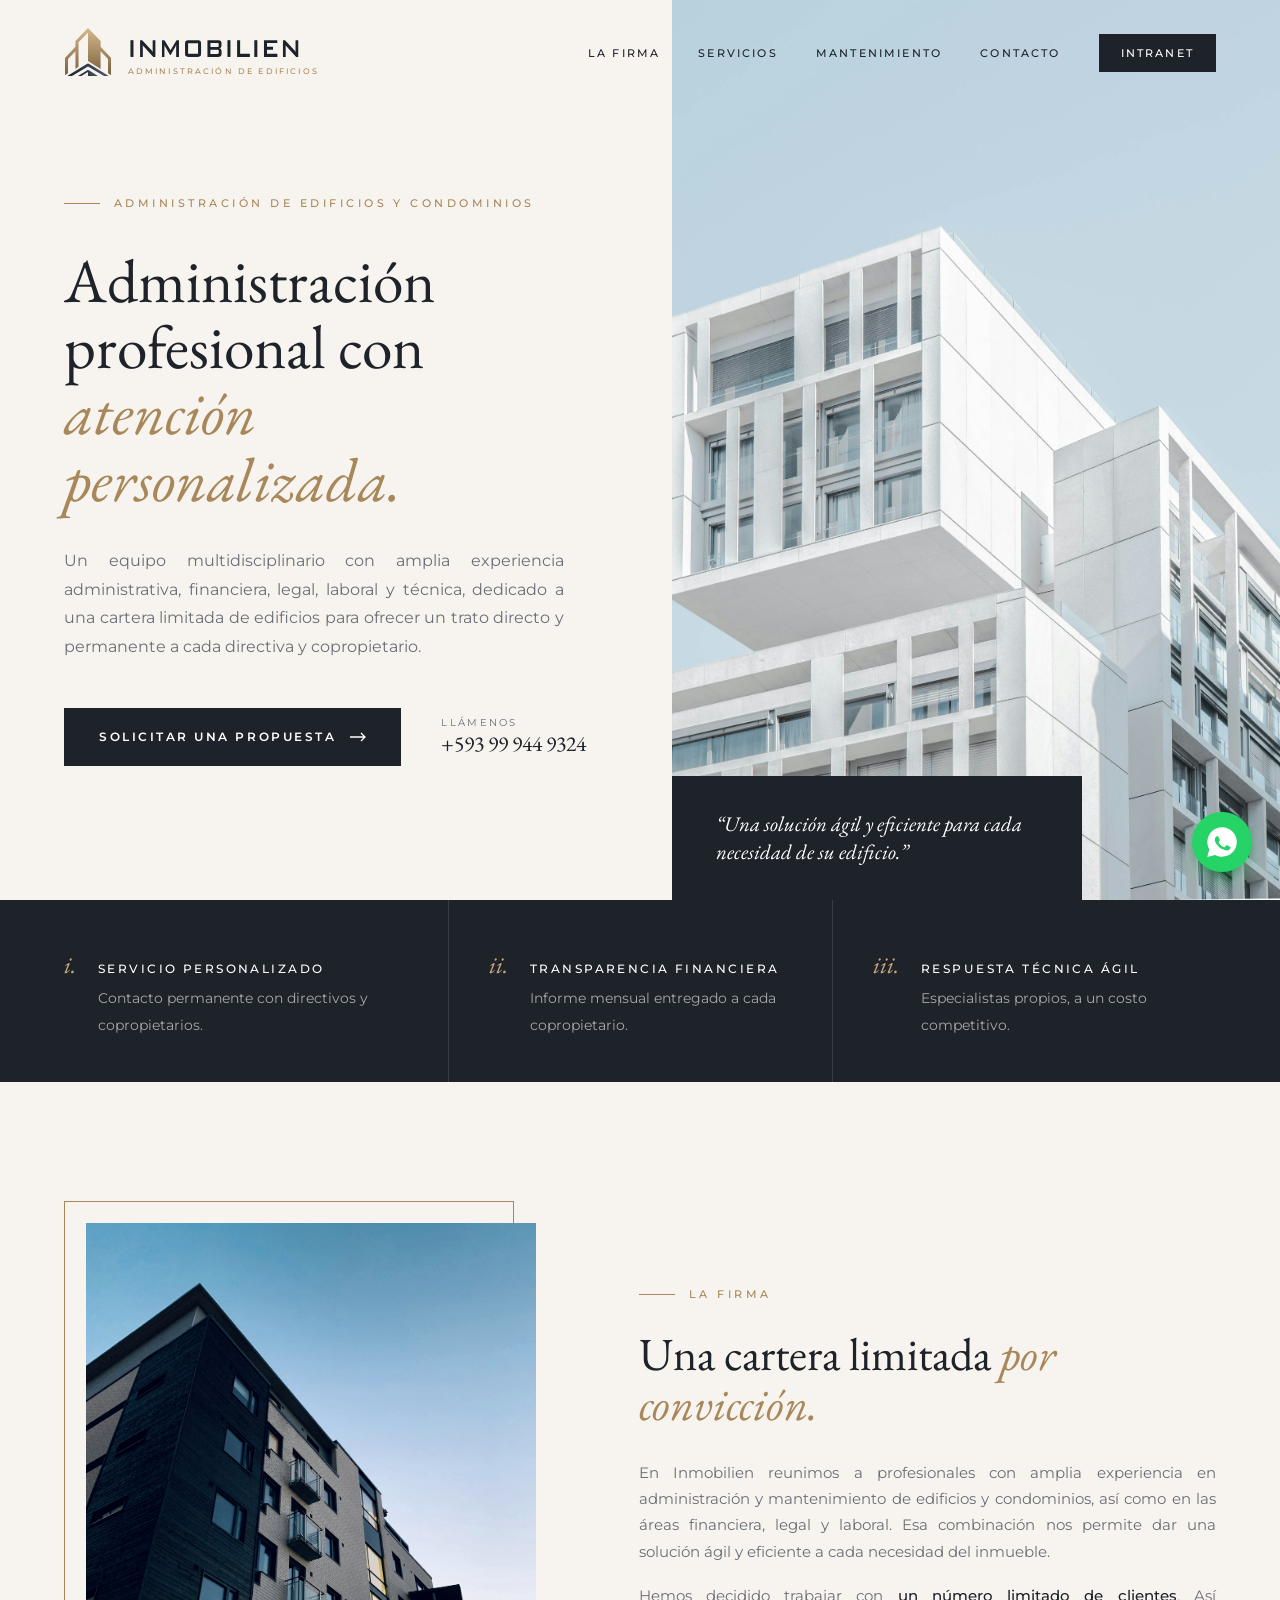
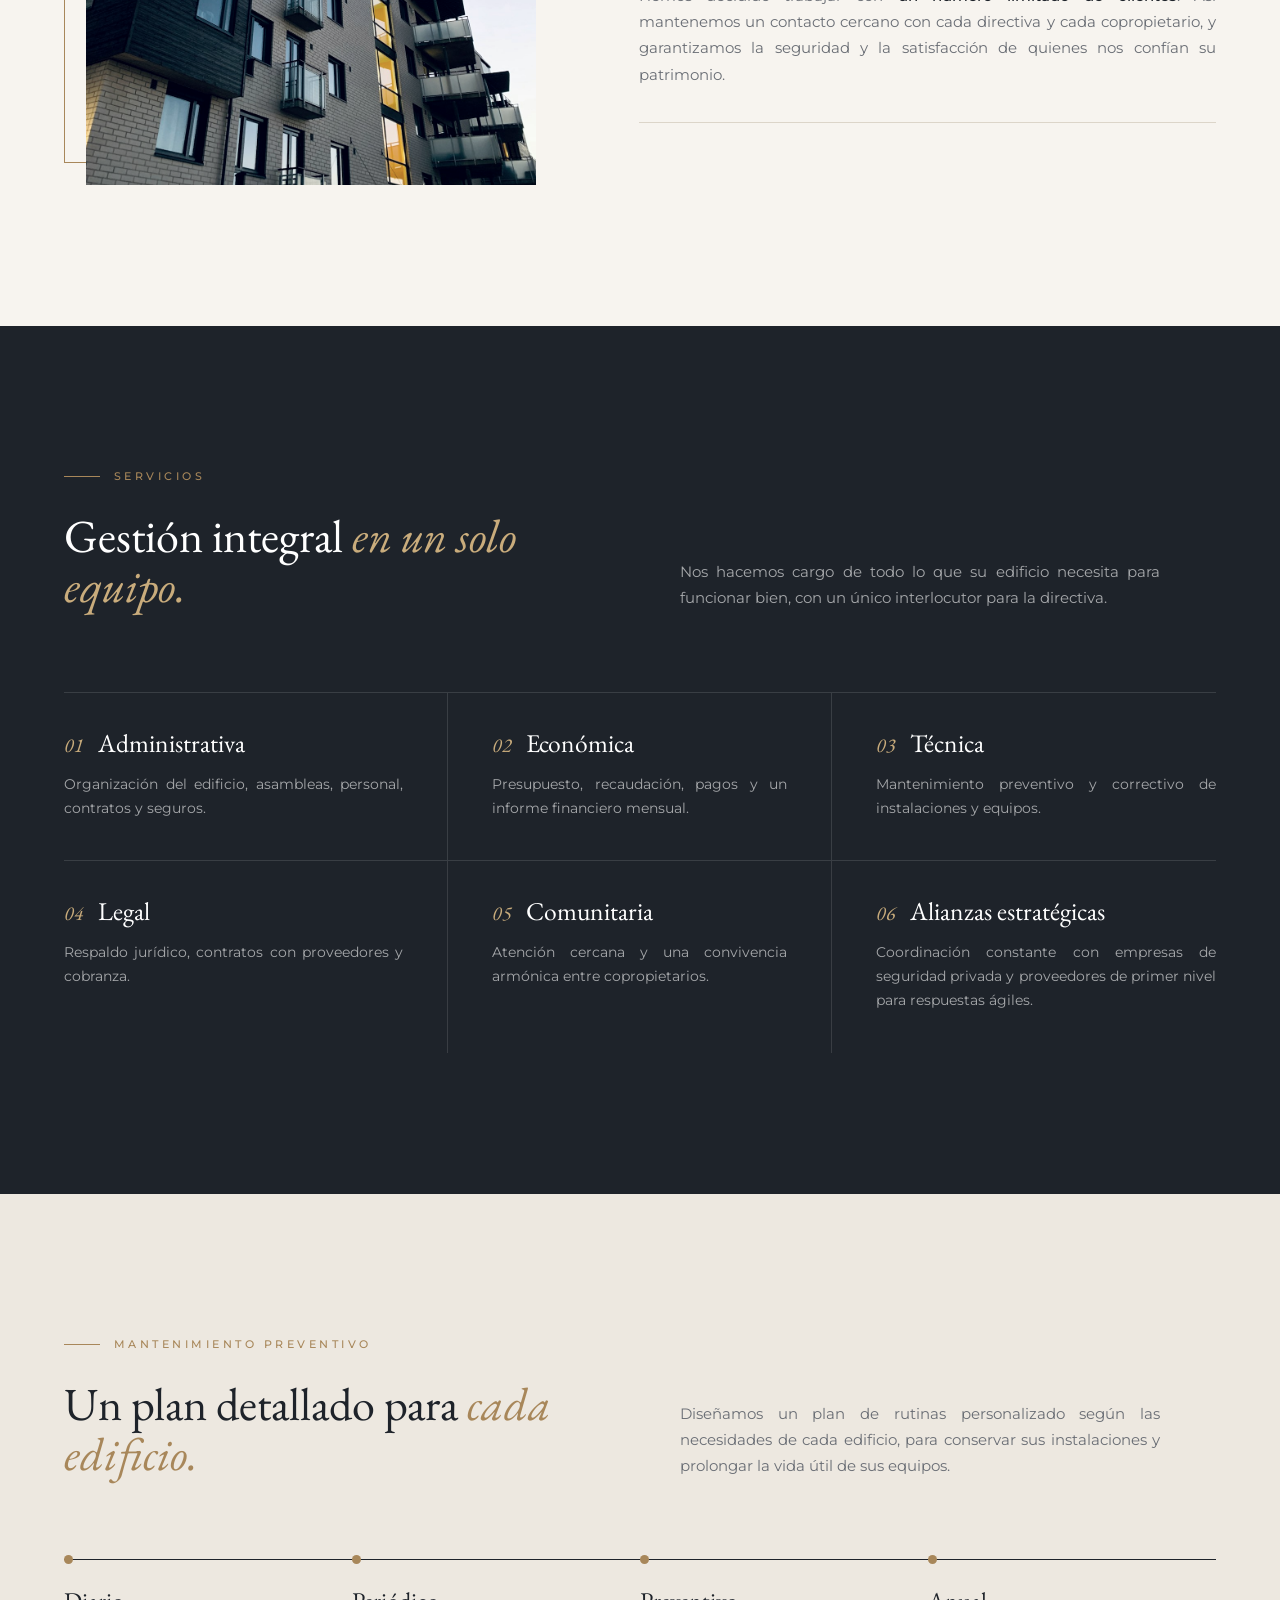
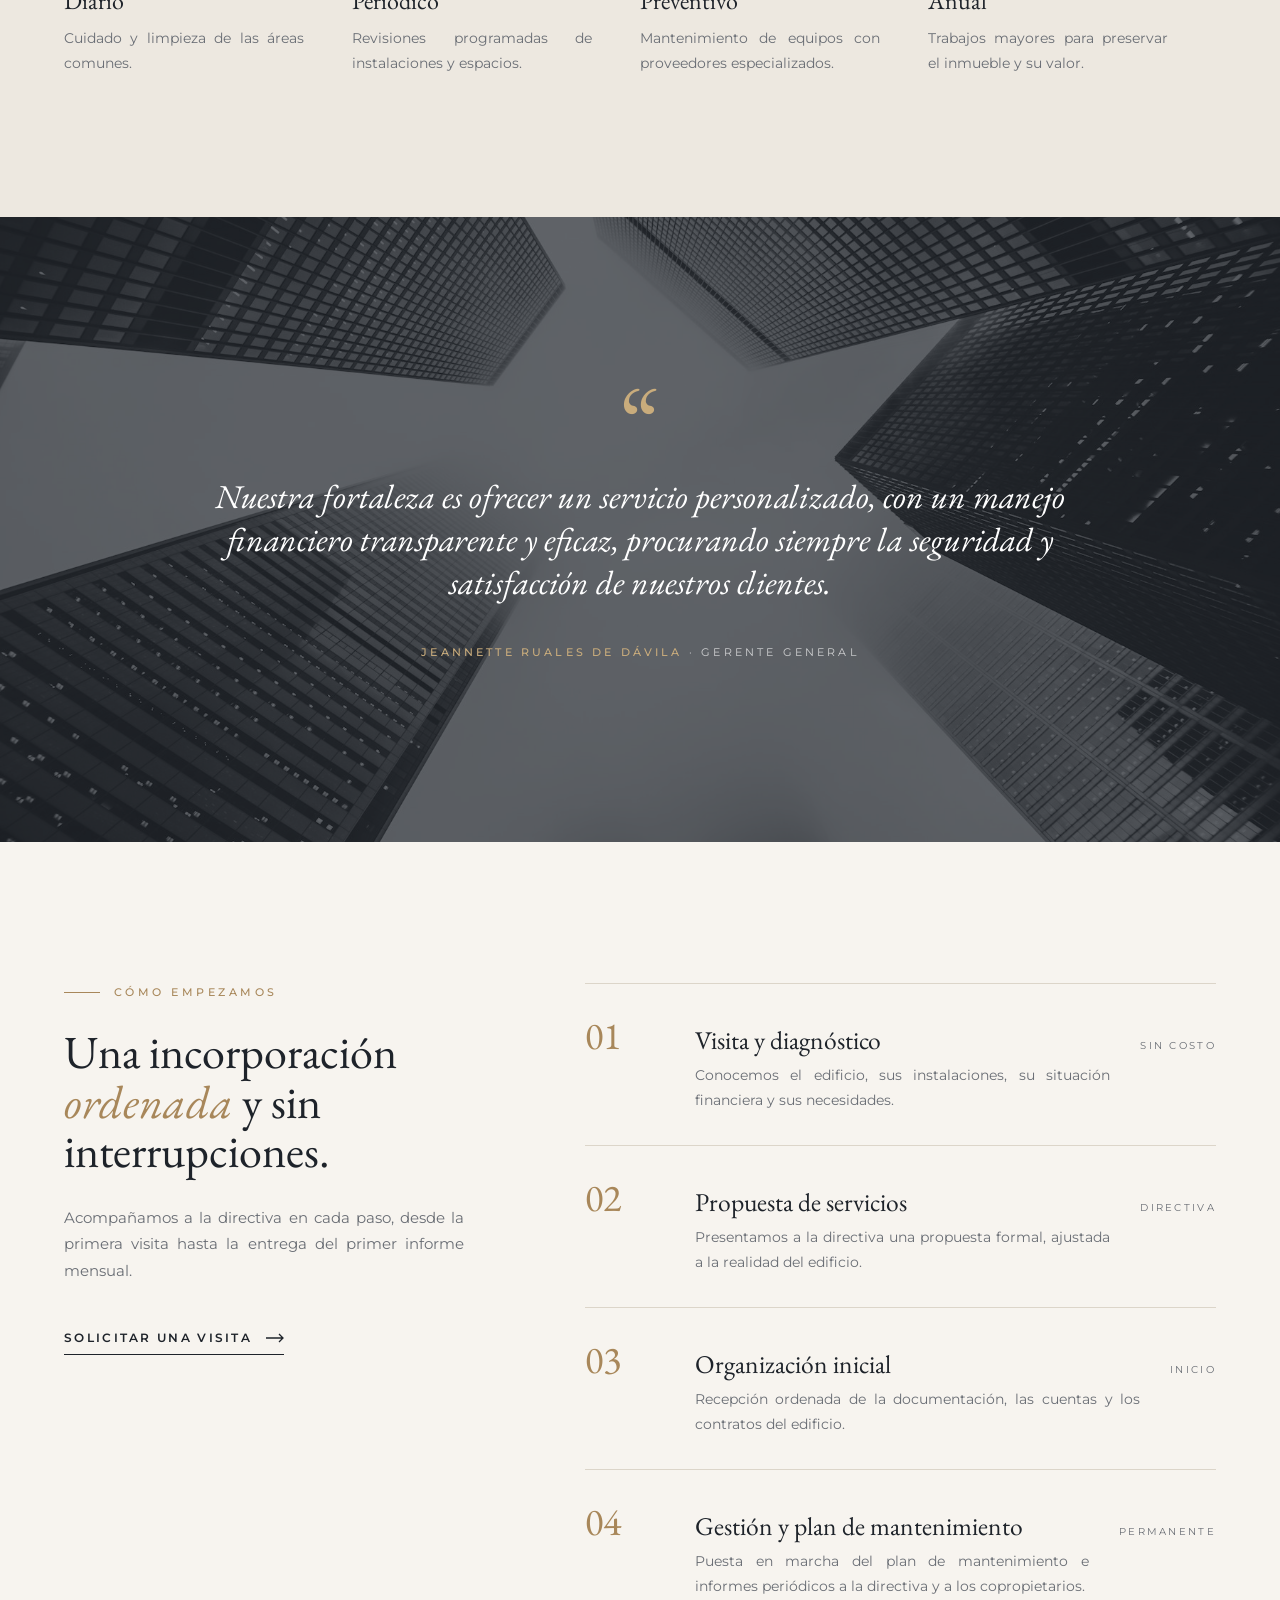
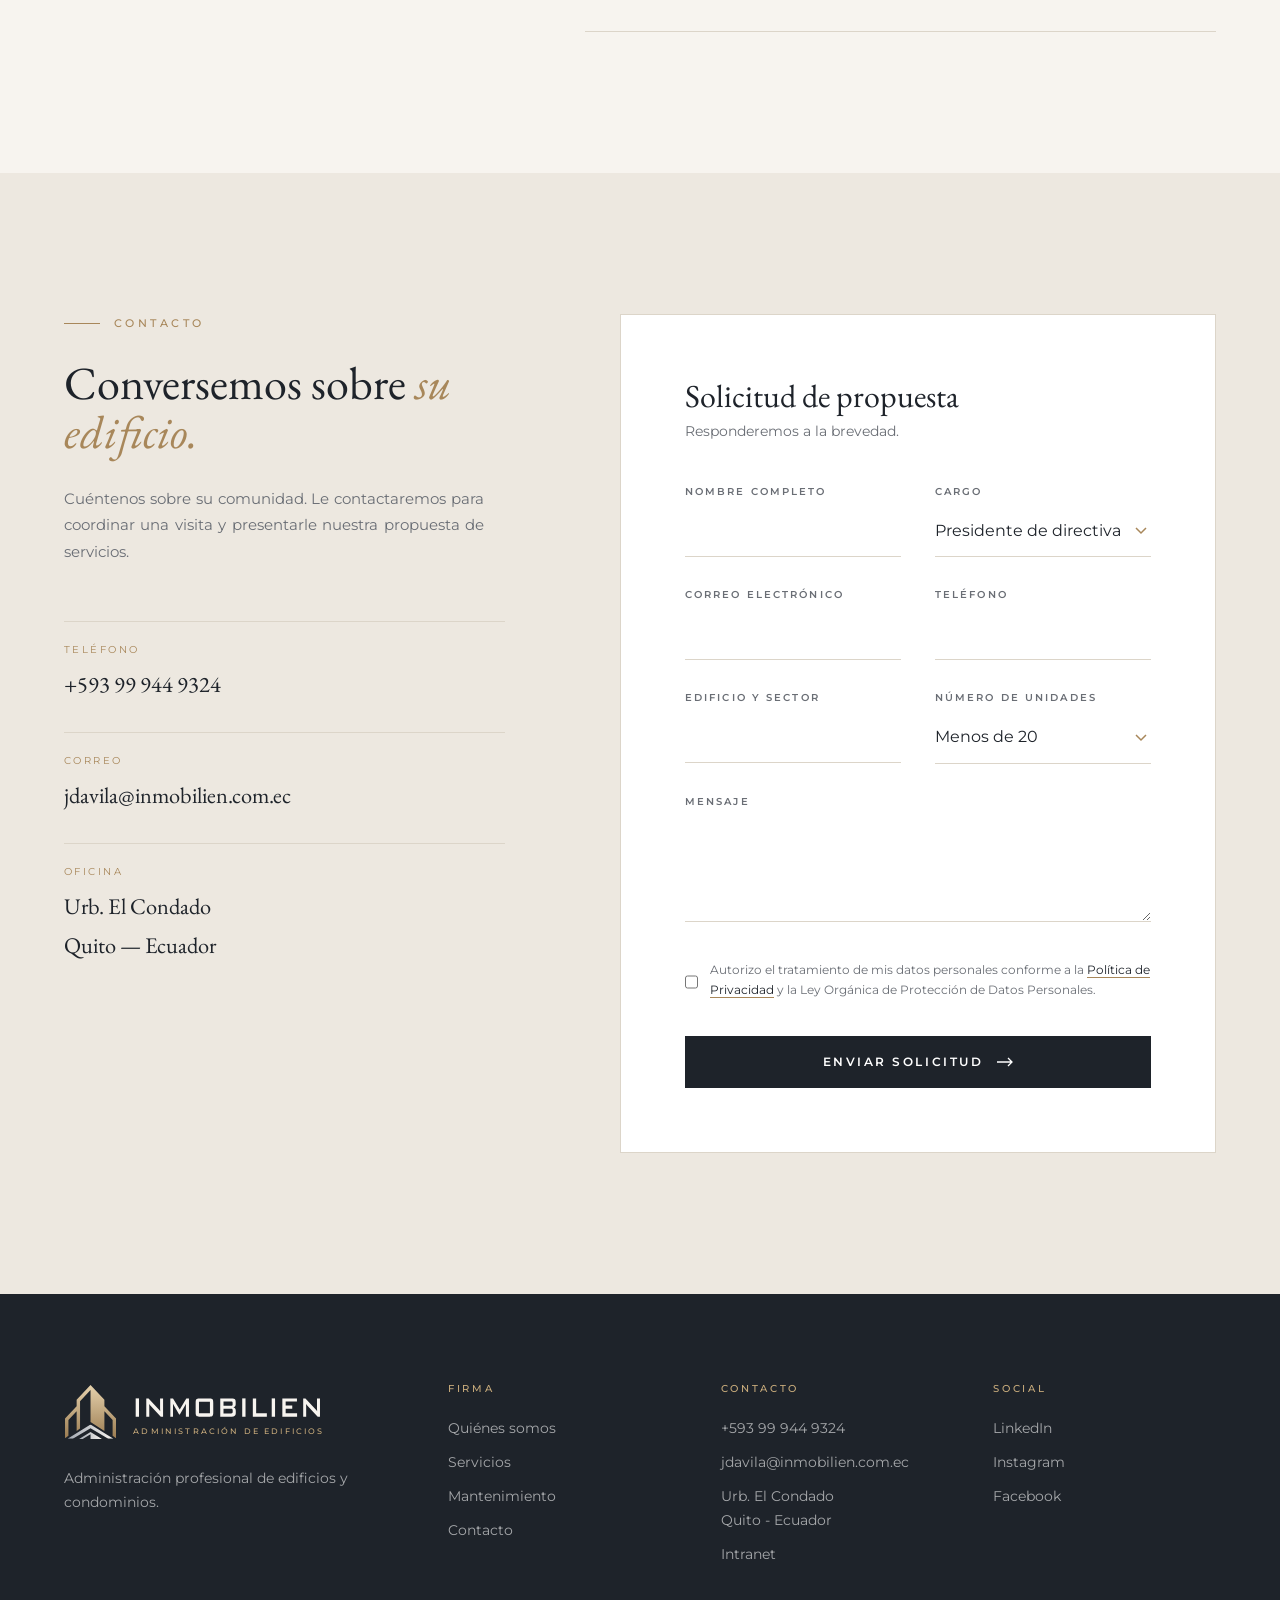
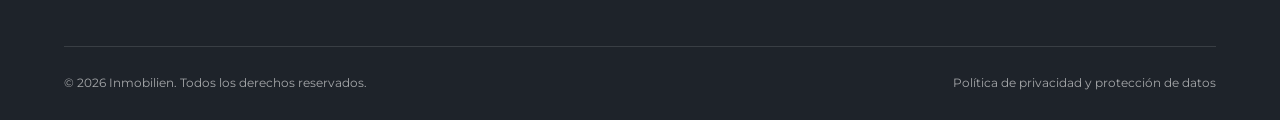
<file: index.html>
<!DOCTYPE html>
<html lang="es-EC">
<head>
<meta charset="UTF-8">
<meta name="viewport" content="width=device-width, initial-scale=1.0">
<title>Inmobilien | Administración de Edificios y Condominios en Quito</title>
<meta name="description" content="Administración profesional de edificios y condominios en Quito. Gestión administrativa, económica, técnica y legal con atención personalizada y manejo financiero transparente.">
<meta name="robots" content="index, follow, max-image-preview:large">
<link rel="canonical" href="https://inmobilien.com.ec/">
<meta name="theme-color" content="#1e232a">

<!-- Open Graph (Facebook, Instagram, WhatsApp, LinkedIn) -->
<meta property="og:type" content="website">
<meta property="og:site_name" content="Inmobilien">
<meta property="og:locale" content="es_EC">
<meta property="og:url" content="https://inmobilien.com.ec/">
<meta property="og:title" content="Inmobilien | Administración de Edificios y Condominios en Quito">
<meta property="og:description" content="Administración profesional con atención personalizada: gestión administrativa, económica, técnica y legal de su edificio.">
<meta property="og:image" content="https://inmobilien.com.ec/img/og-inmobilien.jpg">
<meta property="og:image:secure_url" content="https://inmobilien.com.ec/img/og-inmobilien.jpg">
<meta property="og:image:type" content="image/jpeg">
<meta property="og:image:width" content="1200">
<meta property="og:image:height" content="630">
<meta property="og:image:alt" content="Inmobilien - Administración de Edificios">

<!-- X / Twitter -->
<meta name="twitter:card" content="summary_large_image">
<meta name="twitter:title" content="Inmobilien | Administración de Edificios y Condominios en Quito">
<meta name="twitter:description" content="Administración profesional con atención personalizada.">
<meta name="twitter:image" content="https://inmobilien.com.ec/img/og-inmobilien.jpg">

<!-- Iconos -->
<link rel="icon" href="img/logo-icono.svg" type="image/svg+xml">
<link rel="icon" href="img/favicon.ico" sizes="any">
<link rel="apple-touch-icon" href="img/apple-touch-icon.png">

<!-- Datos estructurados para Google (negocio local) -->
<script type="application/ld+json">
{
  "@context": "https://schema.org",
  "@graph": [
    {
      "@type": "ProfessionalService",
      "@id": "https://inmobilien.com.ec/#empresa",
      "name": "Inmobilien - Administración de Edificios",
      "description": "Administración profesional de edificios y condominios en Quito, Ecuador.",
      "url": "https://inmobilien.com.ec/",
      "logo": "https://inmobilien.com.ec/img/logo-completo.svg",
      "image": "https://inmobilien.com.ec/img/og-inmobilien.jpg",
      "email": "jdavila@inmobilien.com.ec",
      "telephone": "+593999449324",
      "address": {
        "@type": "PostalAddress",
        "streetAddress": "Urb. El Condado",
        "addressLocality": "Quito",
        "addressRegion": "Pichincha",
        "addressCountry": "EC"
      },
      "areaServed": { "@type": "City", "name": "Quito" },
      "sameAs": [
        "https://www.linkedin.com/company/inmobilien",
        "https://www.instagram.com/inmobilien.ec",
        "https://www.facebook.com/inmobilien.ec"
      ]
    },
    {
      "@type": "WebSite",
      "@id": "https://inmobilien.com.ec/#sitio",
      "url": "https://inmobilien.com.ec/",
      "name": "Inmobilien",
      "inLanguage": "es-EC",
      "publisher": { "@id": "https://inmobilien.com.ec/#empresa" }
    }
  ]
}
</script>
<link rel="preconnect" href="https://fonts.googleapis.com">
<link rel="preconnect" href="https://fonts.gstatic.com" crossorigin>
<link href="https://fonts.googleapis.com/css2?family=EB+Garamond:ital,wght@0,400;0,500;1,400;1,500&family=Montserrat:wght@300;400;500;600&display=swap" rel="stylesheet">
<link rel="stylesheet" href="css/estilos.css">
</head>
<body>

<header>
  <div class="wrap nav">
    <a href="./" class="brand" aria-label="Inmobilien - Inicio"><img src="img/logo-icono.svg" alt="" class="brand-icon"><span class="brand-txt"><img src="img/logo-texto.svg" alt="Inmobilien" class="brand-word"><small>ADMINISTRACIÓN DE EDIFICIOS</small></span></a>
    <nav aria-label="Menú principal">
      <ul class="menu">
        <li><a href="#firma">La firma</a></li>
        <li><a href="#servicios">Servicios</a></li>
        <li><a href="#mantenimiento">Mantenimiento</a></li>
            <li><a href="#contacto">Contacto</a></li>
        <li><a href="https://sites.google.com/view/intranet-inmobilien/home" class="intranet" target="_blank" rel="noopener">Intranet</a></li>
      </ul>
    </nav>
    <button class="burger" aria-label="Abrir menú" aria-controls="drawer" aria-expanded="false"><svg width="28" height="28" viewBox="0 0 24 24" fill="none" stroke="currentColor" stroke-width="1.4"><path d="M3 8h18M3 16h18"/></svg></button>
  </div>
</header>

<div class="drawer-overlay" id="drawer-overlay"></div>
<aside class="drawer" id="drawer" aria-hidden="true" aria-label="Menú">
  <div class="drawer-head">
    <img src="img/logo-icono-claro.svg" alt="Inmobilien" class="drawer-logo">
    <button class="drawer-close" id="drawer-close" aria-label="Cerrar menú"><svg width="20" height="20" viewBox="0 0 24 24" fill="none" stroke="currentColor" stroke-width="1.6"><path d="M5 5l14 14M19 5L5 19"/></svg></button>
  </div>
  <nav class="drawer-nav" aria-label="Menú móvil">
    <a href="#firma">La firma</a>
    <a href="#servicios">Servicios</a>
    <a href="#mantenimiento">Mantenimiento</a>
    <a href="#contacto">Contacto</a>
    <a href="https://sites.google.com/view/intranet-inmobilien/home" target="_blank" rel="noopener">Intranet</a>
  </nav>
  <a href="#contacto" class="btn drawer-cta">Solicitar una propuesta</a>
  <div class="drawer-foot">
    <a href="tel:+593999449324">+593 99 944 9324</a>
    <a href="mailto:jdavila@inmobilien.com.ec">jdavila@inmobilien.com.ec</a>
  </div>
</aside>

<main>
  <!-- HERO -->
  <section class="hero">
    <div class="hero-text">
      <span class="label">Administración de edificios y condominios</span>
      <h1>Administración profesional con <em>atención personalizada.</em></h1>
      <p>Un equipo multidisciplinario con amplia experiencia administrativa, financiera, legal, laboral y técnica, dedicado a una cartera limitada de edificios para ofrecer un trato directo y permanente a cada directiva y copropietario.</p>
      <div class="hero-cta">
        <a href="#contacto" class="btn">Solicitar una propuesta
          <svg width="16" height="10" viewBox="0 0 16 10" fill="none" stroke="currentColor" stroke-width="1.3"><path d="M0 5h15M11 1l4 4-4 4"/></svg></a>
        <a href="tel:+593999449324" class="phone"><small>Llámenos</small>+593 99 944 9324</a>
      </div>
    </div>
    <div class="hero-media">
      <img src="img/foto-portada.jpg" alt="Fachada de edificio residencial contemporáneo">
      <div class="hero-caption">
        <p>“Una solución ágil y eficiente para cada necesidad de su edificio.”</p>
      </div>
    </div>
  </section>

  <!-- PILLARS -->
  <div class="pillars">
    <div class="wrap">
      <div class="pillar"><i>i.</i><div><b>Servicio personalizado</b><span>Contacto permanente con directivos y copropietarios.</span></div></div>
      <div class="pillar"><i>ii.</i><div><b>Transparencia financiera</b><span>Informe mensual entregado a cada copropietario.</span></div></div>
      <div class="pillar"><i>iii.</i><div><b>Respuesta técnica ágil</b><span>Especialistas propios, a un costo competitivo.</span></div></div>
    </div>
  </div>

  <!-- LA FIRMA -->
  <section id="firma">
    <div class="wrap">
      <div class="firma">
        <div class="firma-img">
          <img src="img/foto-firma.jpg" alt="Edificio residencial en altura" loading="lazy">
        </div>
        <div>
          <span class="label">La firma</span>
          <h2>Una cartera limitada <em>por convicción.</em></h2>
          <p>En Inmobilien reunimos a profesionales con amplia experiencia en administración y mantenimiento de edificios y condominios, así como en las áreas financiera, legal y laboral. Esa combinación nos permite dar una solución ágil y eficiente a cada necesidad del inmueble.</p>
          <p>Hemos decidido trabajar con <strong>un número limitado de clientes</strong>. Así mantenemos un contacto cercano con cada directiva y cada copropietario, y garantizamos la seguridad y la satisfacción de quienes nos confían su patrimonio.</p>
          <div class="firma-rule" aria-hidden="true"></div>
        </div>
      </div>
    </div>
  </section>

  <!-- SERVICES -->
  <section class="services on-dark" id="servicios">
    <div class="wrap">
      <div class="sec-head">
        <div>
          <span class="label">Servicios</span>
          <h2>Gestión integral <em>en un solo equipo.</em></h2>
        </div>
        <p>Nos hacemos cargo de todo lo que su edificio necesita para funcionar bien, con un único interlocutor para la directiva.</p>
      </div>
      <div class="areas">
        <div class="area"><span class="n">01</span><h3>Administrativa</h3><p>Organización del edificio, asambleas, personal, contratos y seguros.</p></div>
        <div class="area"><span class="n">02</span><h3>Económica</h3><p>Presupuesto, recaudación, pagos y un informe financiero mensual.</p></div>
        <div class="area"><span class="n">03</span><h3>Técnica</h3><p>Mantenimiento preventivo y correctivo de instalaciones y equipos.</p></div>
        <div class="area"><span class="n">04</span><h3>Legal</h3><p>Respaldo jurídico, contratos con proveedores y cobranza.</p></div>
        <div class="area"><span class="n">05</span><h3>Comunitaria</h3><p>Atención cercana y una convivencia armónica entre copropietarios.</p></div>
        <div class="area"><span class="n">06</span><h3>Alianzas estratégicas</h3><p>Coordinación constante con empresas de seguridad privada y proveedores de primer nivel para respuestas ágiles.</p></div>
      </div>
    </div>
  </section>

  <!-- MAINTENANCE -->
  <section class="maint" id="mantenimiento">
    <div class="wrap">
      <div class="sec-head">
        <div>
          <span class="label">Mantenimiento preventivo</span>
          <h2>Un plan detallado para <em>cada edificio.</em></h2>
        </div>
        <p>Diseñamos un plan de rutinas personalizado según las necesidades de cada edificio, para conservar sus instalaciones y prolongar la vida útil de sus equipos.</p>
      </div>
      <div class="freq">
        <div><h4>Diario</h4><p>Cuidado y limpieza de las áreas comunes.</p></div>
        <div><h4>Periódico</h4><p>Revisiones programadas de instalaciones y espacios.</p></div>
        <div><h4>Preventivo</h4><p>Mantenimiento de equipos con proveedores especializados.</p></div>
        <div><h4>Anual</h4><p>Trabajos mayores para preservar el inmueble y su valor.</p></div>
      </div>
    </div>
  </section>

  <!-- CLIENTS -->

  <!-- QUOTE -->
  <section class="quote">
    <img src="img/foto-cita.jpg" alt="" aria-hidden="true" loading="lazy">
    <div class="wrap">
      <span class="mark">“</span>
      <blockquote>Nuestra fortaleza es ofrecer un servicio personalizado, con un manejo financiero transparente y eficaz, procurando siempre la seguridad y satisfacción de nuestros clientes.</blockquote>
      <cite><b>Jeannette Ruales de Dávila</b> · Gerente General</cite>
    </div>
  </section>

  <!-- METHOD -->
  <section id="metodologia">
    <div class="wrap method-grid">
      <div class="method-intro">
        <span class="label">Cómo empezamos</span>
        <h2>Una incorporación <em>ordenada</em> y sin interrupciones.</h2>
        <p>Acompañamos a la directiva en cada paso, desde la primera visita hasta la entrega del primer informe mensual.</p>
        <a href="#contacto" class="link-arrow">Solicitar una visita
          <svg width="18" height="10" viewBox="0 0 18 10" fill="none" stroke="currentColor" stroke-width="1.3"><path d="M0 5h17M13 1l4 4-4 4"/></svg></a>
      </div>
      <div class="phases">
        <div class="phase"><div><h3>Visita y diagnóstico</h3><p>Conocemos el edificio, sus instalaciones, su situación financiera y sus necesidades.</p></div><small>Sin costo</small></div>
        <div class="phase"><div><h3>Propuesta de servicios</h3><p>Presentamos a la directiva una propuesta formal, ajustada a la realidad del edificio.</p></div><small>Directiva</small></div>
        <div class="phase"><div><h3>Organización inicial</h3><p>Recepción ordenada de la documentación, las cuentas y los contratos del edificio.</p></div><small>Inicio</small></div>
        <div class="phase"><div><h3>Gestión y plan de mantenimiento</h3><p>Puesta en marcha del plan de mantenimiento e informes periódicos a la directiva y a los copropietarios.</p></div><small>Permanente</small></div>
      </div>
    </div>
  </section>

  <!-- CONTACT -->
  <section class="contact" id="contacto">
    <div class="wrap contact-grid">
      <div class="contact-intro">
        <span class="label">Contacto</span>
        <h2>Conversemos sobre <em>su edificio.</em></h2>
        <p>Cuéntenos sobre su comunidad. Le contactaremos para coordinar una visita y presentarle nuestra propuesta de servicios.</p>
        <div class="c-data">
          <div><small>Teléfono</small><a href="tel:+593999449324">+593 99 944 9324</a></div>
          <div><small>Correo</small><a href="mailto:jdavila@inmobilien.com.ec">jdavila@inmobilien.com.ec</a></div>
          <div><small>Oficina</small><p>Urb. El Condado<br>Quito — Ecuador</p></div>
        </div>
      </div>

      <form action="https://formspree.io/f/mkokgvrv" method="POST" id="contact-form">
        <input type="hidden" name="_subject" value="Solicitud de propuesta desde la web de Inmobilien">
        <input type="text" name="_gotcha" class="honeypot" tabindex="-1" autocomplete="off" aria-hidden="true">
        <h3>Solicitud de propuesta</h3>
        <p>Responderemos a la brevedad.</p>
        <div class="row">
          <div class="fg"><label for="n">Nombre completo</label><input id="n" name="nombre" required autocomplete="name"></div>
          <div class="fg"><label for="r">Cargo</label><select id="r" name="cargo"><option>Presidente de directiva</option><option>Miembro de directiva</option><option>Copropietario</option><option>Constructora / promotora</option></select></div>
        </div>
        <div class="row">
          <div class="fg"><label for="e">Correo electrónico</label><input id="e" name="email" type="email" required autocomplete="email"></div>
          <div class="fg"><label for="t">Teléfono</label><input id="t" name="telefono" type="tel" autocomplete="tel"></div>
        </div>
        <div class="row">
          <div class="fg"><label for="b">Edificio y sector</label><input id="b" name="edificio"></div>
          <div class="fg"><label for="u">Número de unidades</label><select id="u" name="unidades"><option>Menos de 20</option><option>20 – 50</option><option>51 – 100</option><option>Más de 100</option></select></div>
        </div>
        <div class="fg"><label for="m">Mensaje</label><textarea id="m" name="mensaje" rows="3"></textarea></div>
        <label class="consent"><input type="checkbox" required><span>Autorizo el tratamiento de mis datos personales conforme a la <a href="privacidad.html" target="_blank">Política de Privacidad</a> y la Ley Orgánica de Protección de Datos Personales.</span></label>
        <button class="btn" type="submit">Enviar solicitud <svg width="16" height="10" viewBox="0 0 16 10" fill="none" stroke="currentColor" stroke-width="1.3"><path d="M0 5h15M11 1l4 4-4 4"/></svg></button>
        <div class="form-status" id="form-status" role="status" aria-live="polite"></div>
      </form>
    </div>
  </section>
</main>

<footer>
  <div class="wrap f-top">
    <div>
      <a href="#" class="brand"><img src="img/logo-icono-claro.svg" alt="" class="brand-icon"><span class="brand-txt"><img src="img/logo-texto-claro.svg" alt="Inmobilien" class="brand-word"><small>ADMINISTRACIÓN DE EDIFICIOS</small></span></a>
      <p style="max-width:300px">Administración profesional de edificios y condominios.</p>
    </div>
    <div><h4>Firma</h4><a href="#firma">Quiénes somos</a><a href="#servicios">Servicios</a><a href="#mantenimiento">Mantenimiento</a><a href="#contacto">Contacto</a></div>
    <div><h4>Contacto</h4><a href="tel:+593999449324">+593 99 944 9324</a><a href="mailto:jdavila@inmobilien.com.ec">jdavila@inmobilien.com.ec</a><a href="#contacto">Urb. El Condado<br>Quito - Ecuador</a><a href="https://sites.google.com/view/intranet-inmobilien/home" target="_blank" rel="noopener noreferrer">Intranet</a></div>
    <div><h4>Social</h4><a href="https://www.linkedin.com/company/inmobilien" target="_blank" rel="noopener noreferrer">LinkedIn</a><a href="https://www.instagram.com/inmobilien.ec" target="_blank" rel="noopener noreferrer">Instagram</a><a href="https://www.facebook.com/inmobilien.ec" target="_blank" rel="noopener noreferrer">Facebook</a></div>
  </div>
  <div class="wrap f-bottom">
    <span>© <span id="y">2026</span> Inmobilien. Todos los derechos reservados.</span>
    <div><a href="privacidad.html">Política de privacidad y protección de datos</a></div>
  </div>
</footer>

<a href="https://wa.me/593999449324?text=Hola,%20estoy%20interesado%20en%20los%20servicios%20de%20Inmobilien" class="wa" target="_blank" rel="noopener noreferrer" aria-label="Contactar por WhatsApp">
  <svg viewBox="0 0 32 32" fill="currentColor" aria-hidden="true"><path d="M16 1.333c-8.1 0-14.667 6.567-14.667 14.667 0 2.613.687 5.127 1.987 7.373l-2.087 7.62 7.793-2.047c2.187 1.18 4.62 1.8 7.113 1.8 8.1 0 14.667-6.567 14.667-14.667S24.1 1.333 16 1.333zm8.393 21.053c-.353.987-2.02 1.907-2.827 2.04-.767.133-1.747.24-4.887-1.067-3.727-1.553-6.18-5.38-6.367-5.633-.187-.253-1.52-2.020-1.52-3.853s.953-2.727 1.293-3.087c.34-.36.733-.453.973-.453.24 0 .48.007.693.013.227.007.533-.087.833.64.313.753 1.067 2.6 1.16 2.787.093.187.153.407.033.647-.12.24-.187.387-.373.613-.187.227-.393.487-.56.68-.187.207-.387.433-.16.82.227.387 1.013 1.667 2.173 2.7 1.5 1.333 2.747 1.747 3.133 1.933.387.187.613.153.84-.113.227-.267.973-1.133 1.233-1.527.26-.393.52-.327.88-.187.36.14 2.273 1.073 2.66 1.267.387.193.647.287.74.447.093.16.093.927-.26 1.913z"/></svg>
</a>

<script src="js/main.js"></script>
</body>
</html>
</file>
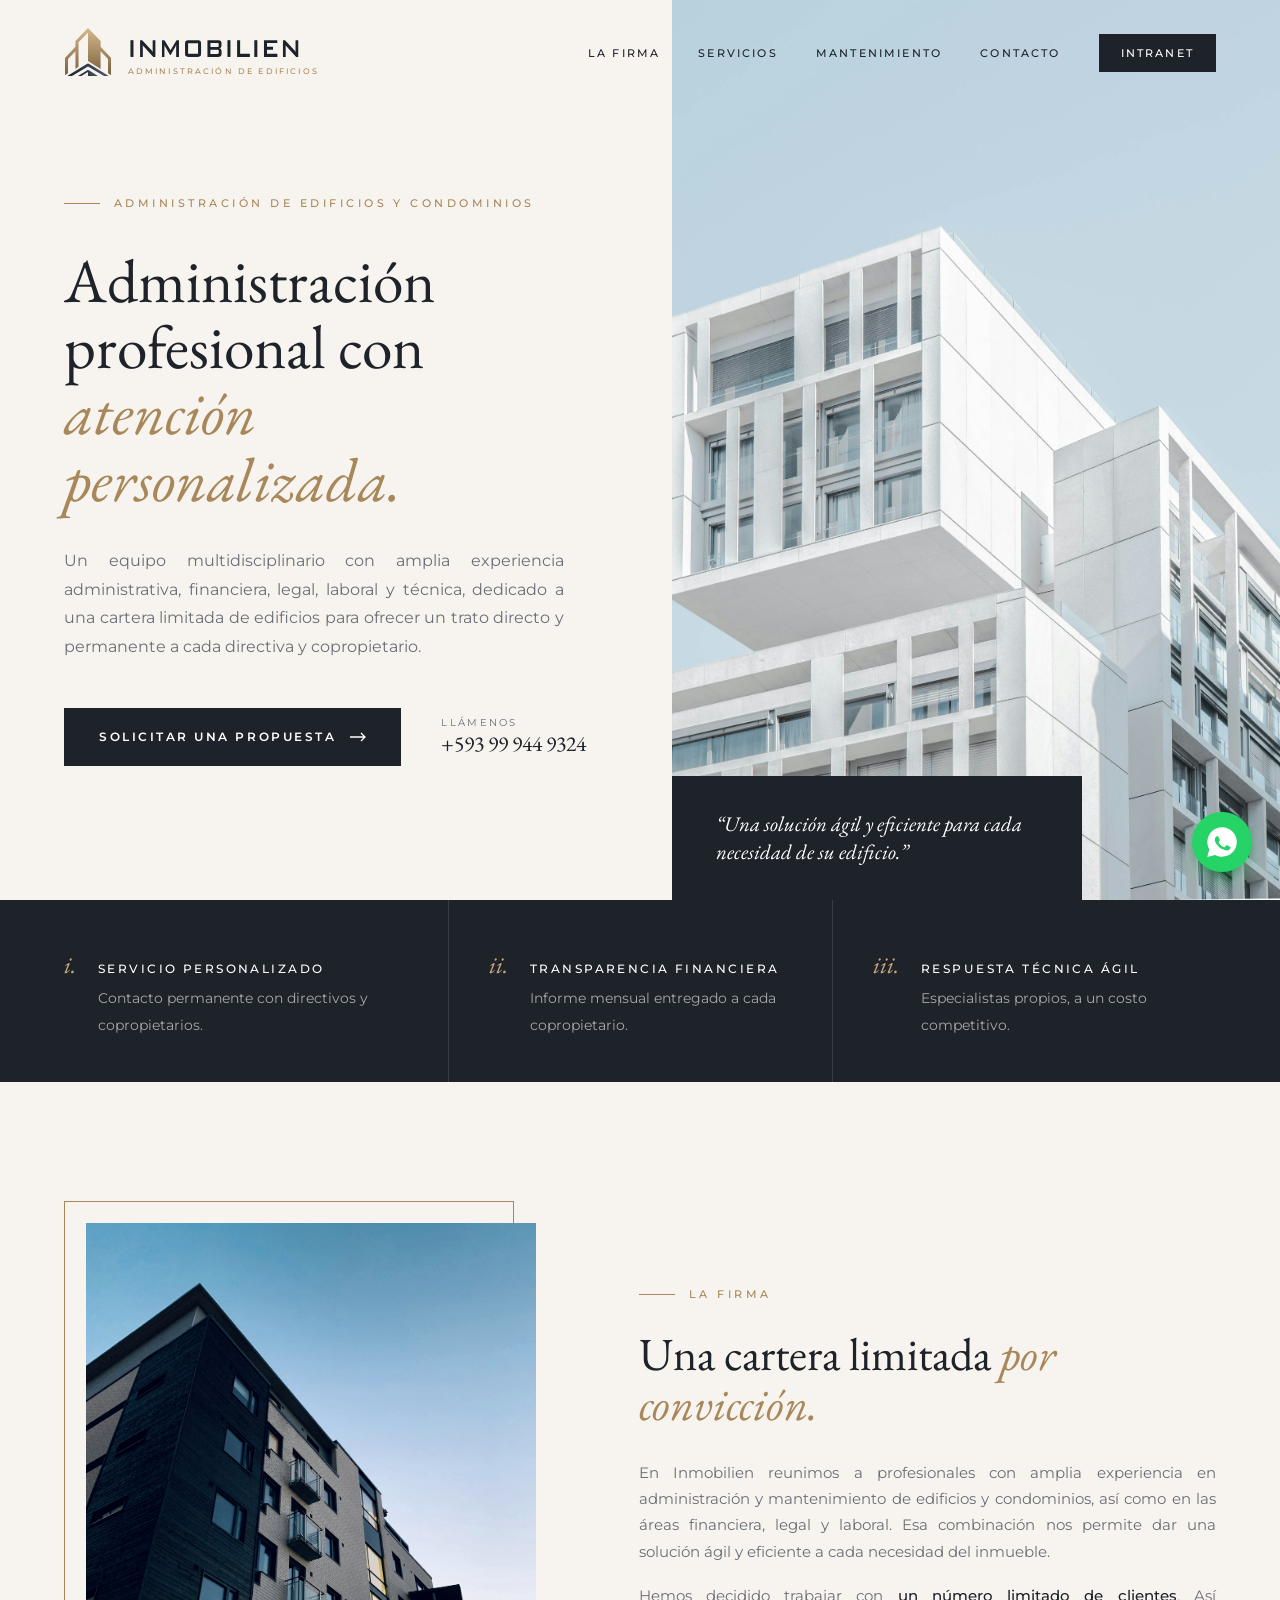
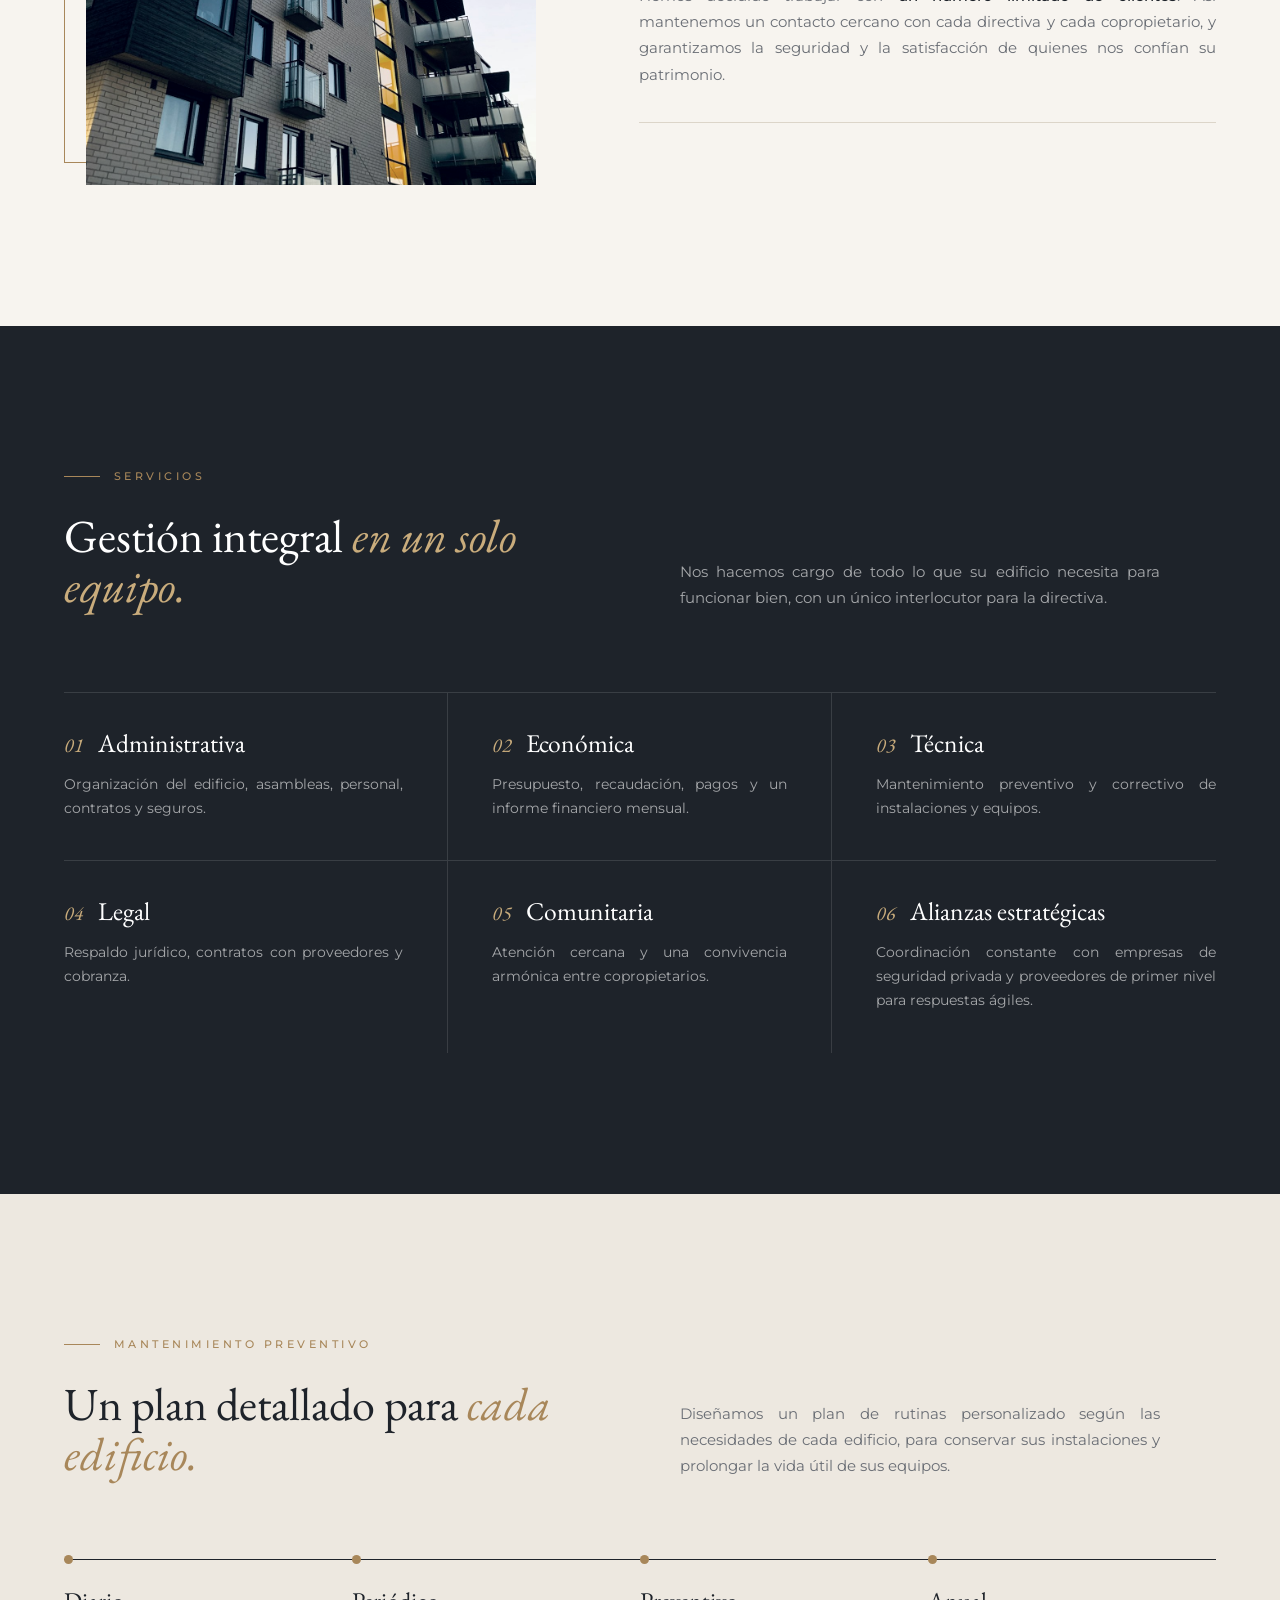
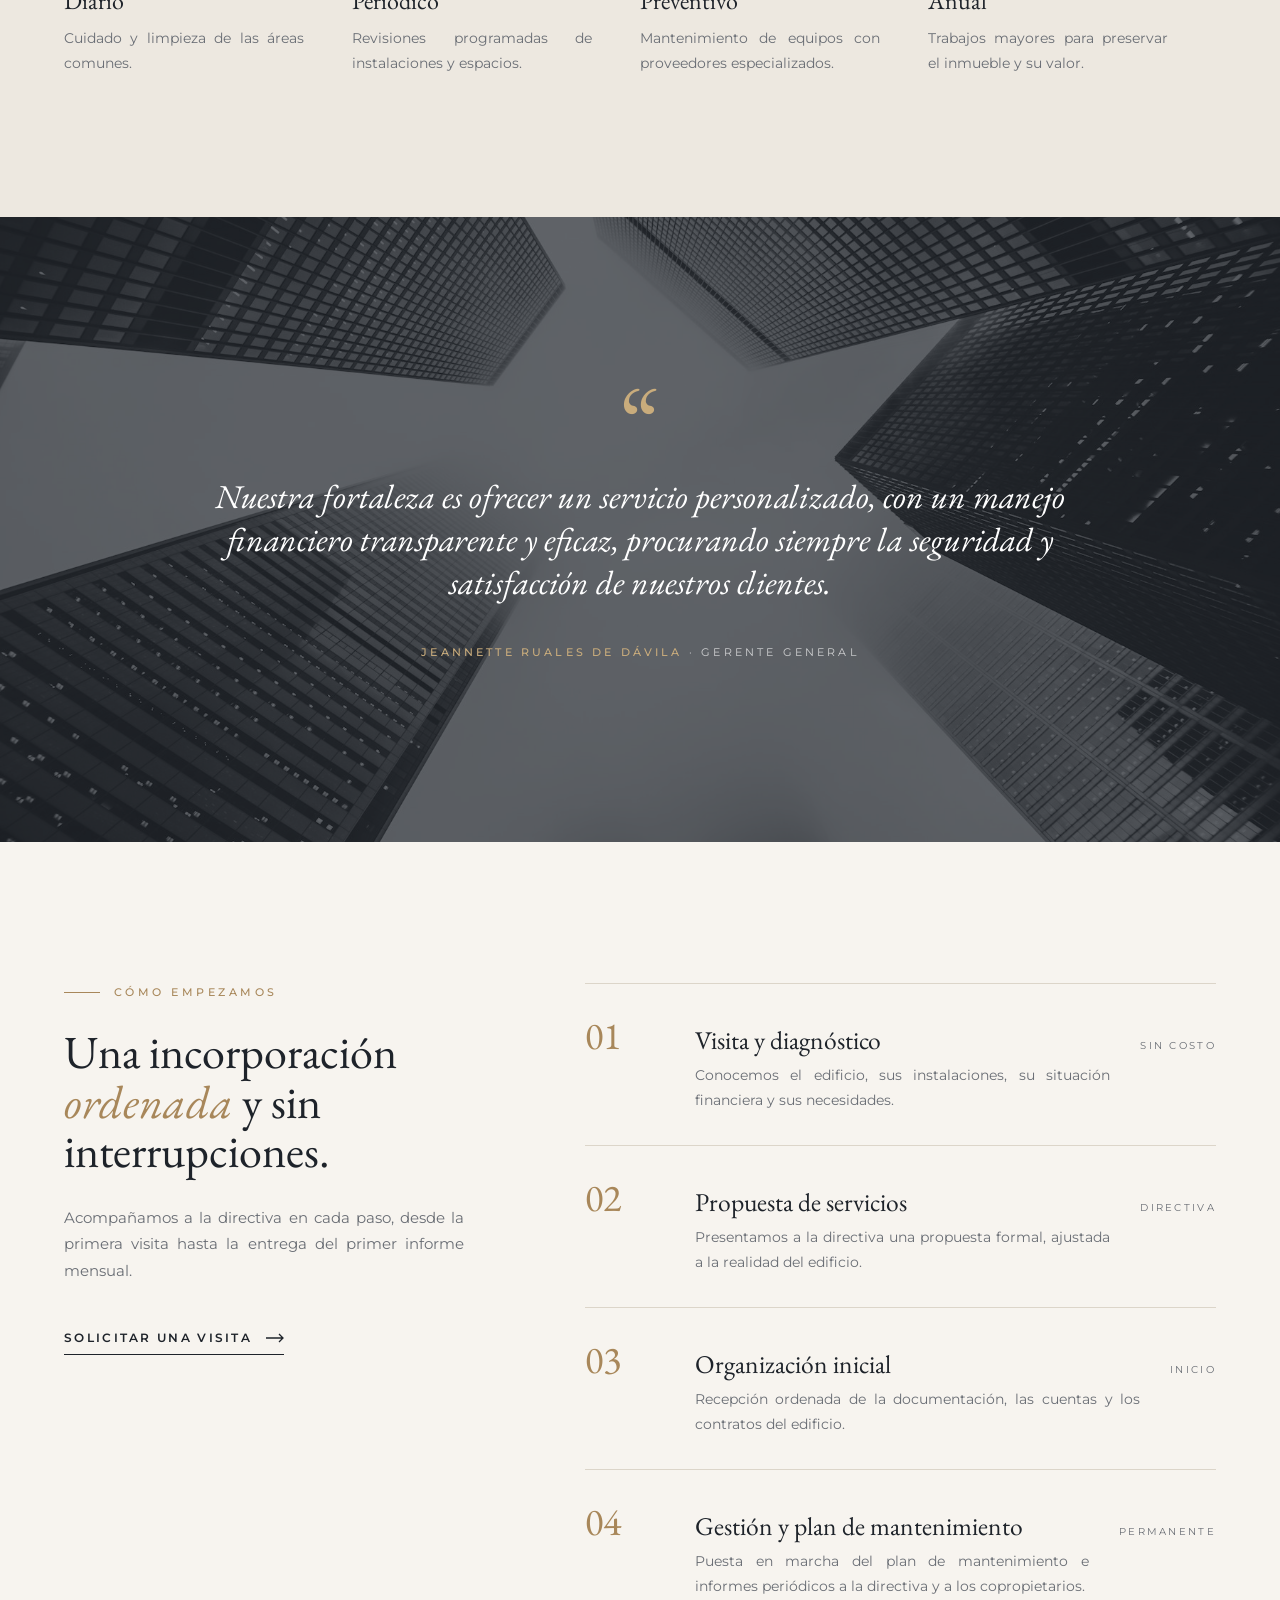
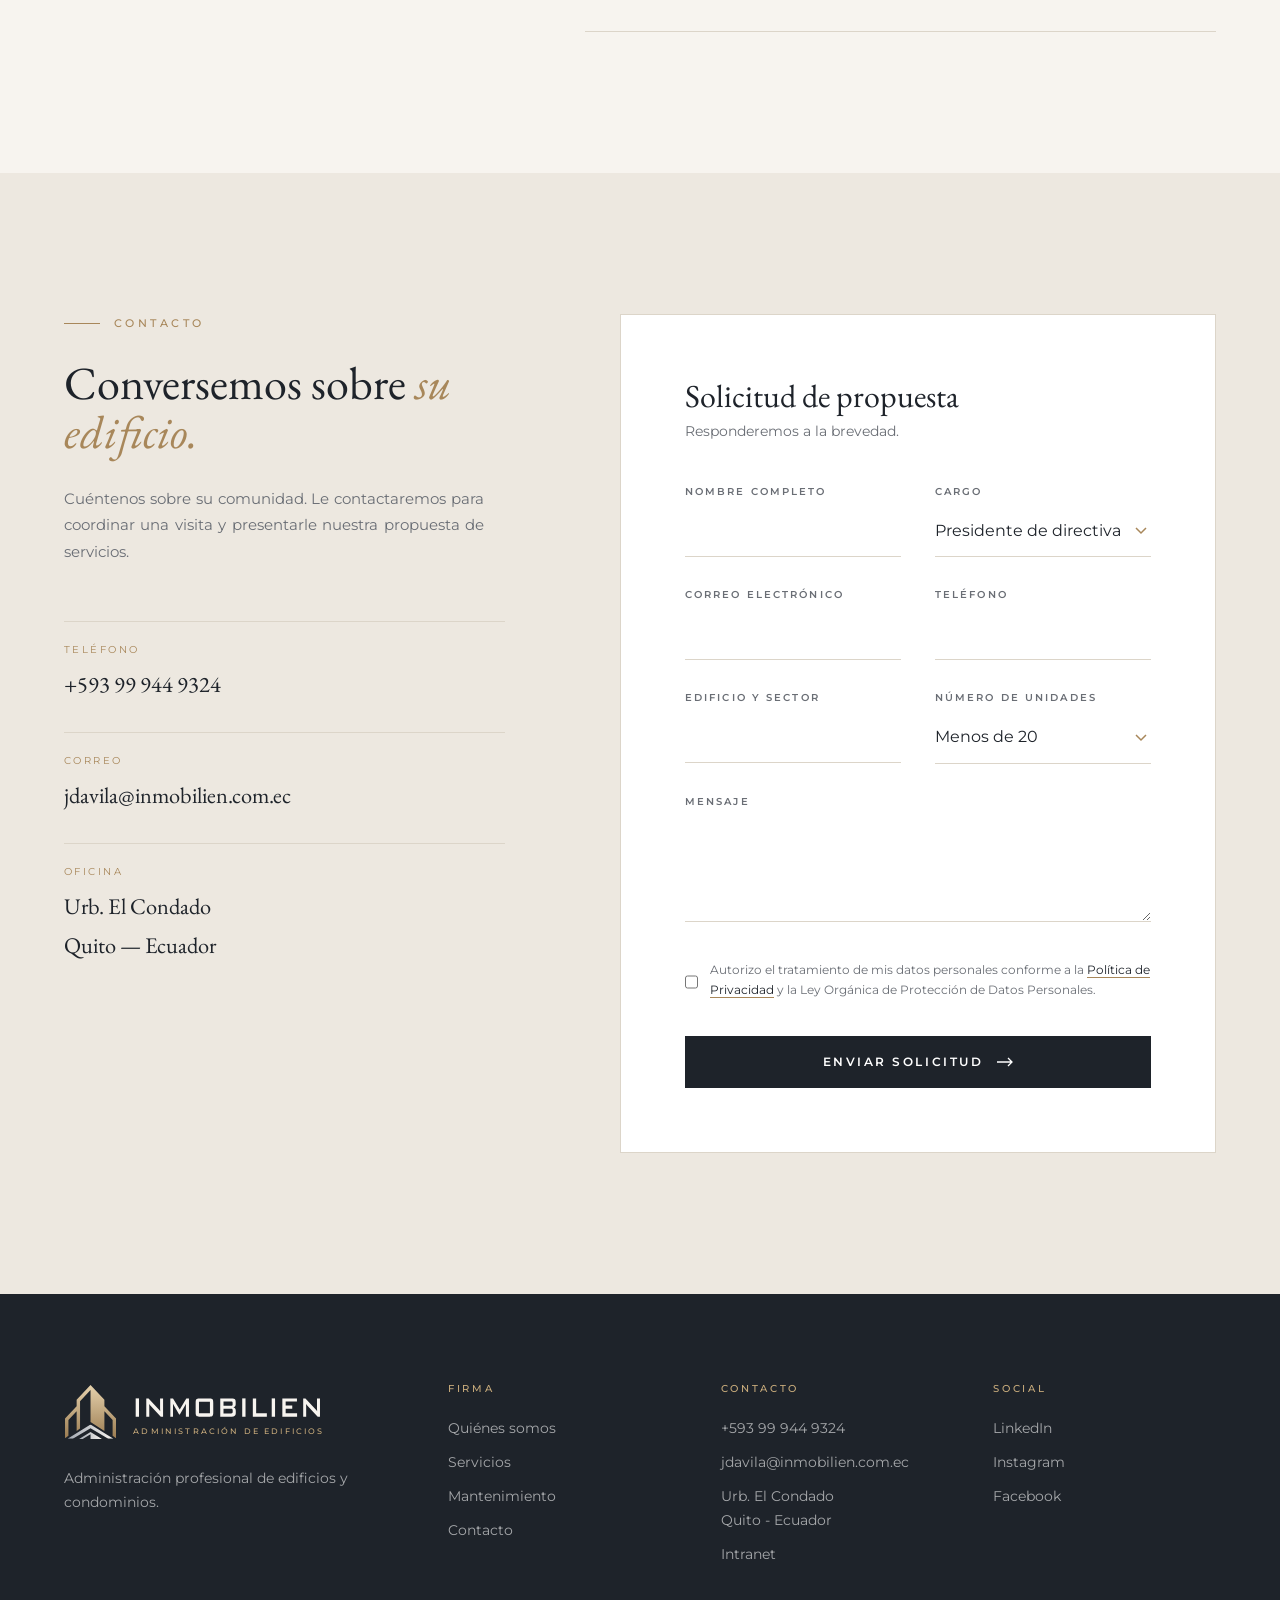
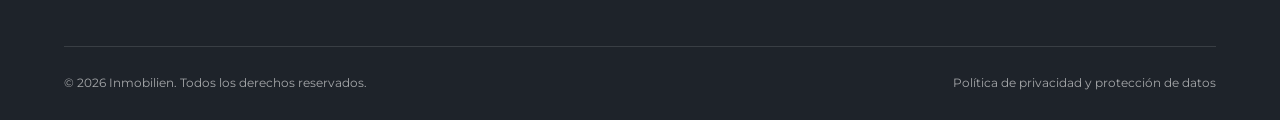
<file: contacto.html>
<!DOCTYPE html>
<html lang="es-EC">
<head>
<meta charset="UTF-8">
<title>Contacto | Inmobilien</title>
<meta name="robots" content="noindex, follow">
<link rel="canonical" href="https://inmobilien.com.ec/#contacto">
<meta http-equiv="refresh" content="0; url=./#contacto">
<script>location.replace('./#contacto');</script>
</head>
<body><p>Redirigiendo a <a href="./#contacto">Contacto</a>…</p></body>
</html>
</file>
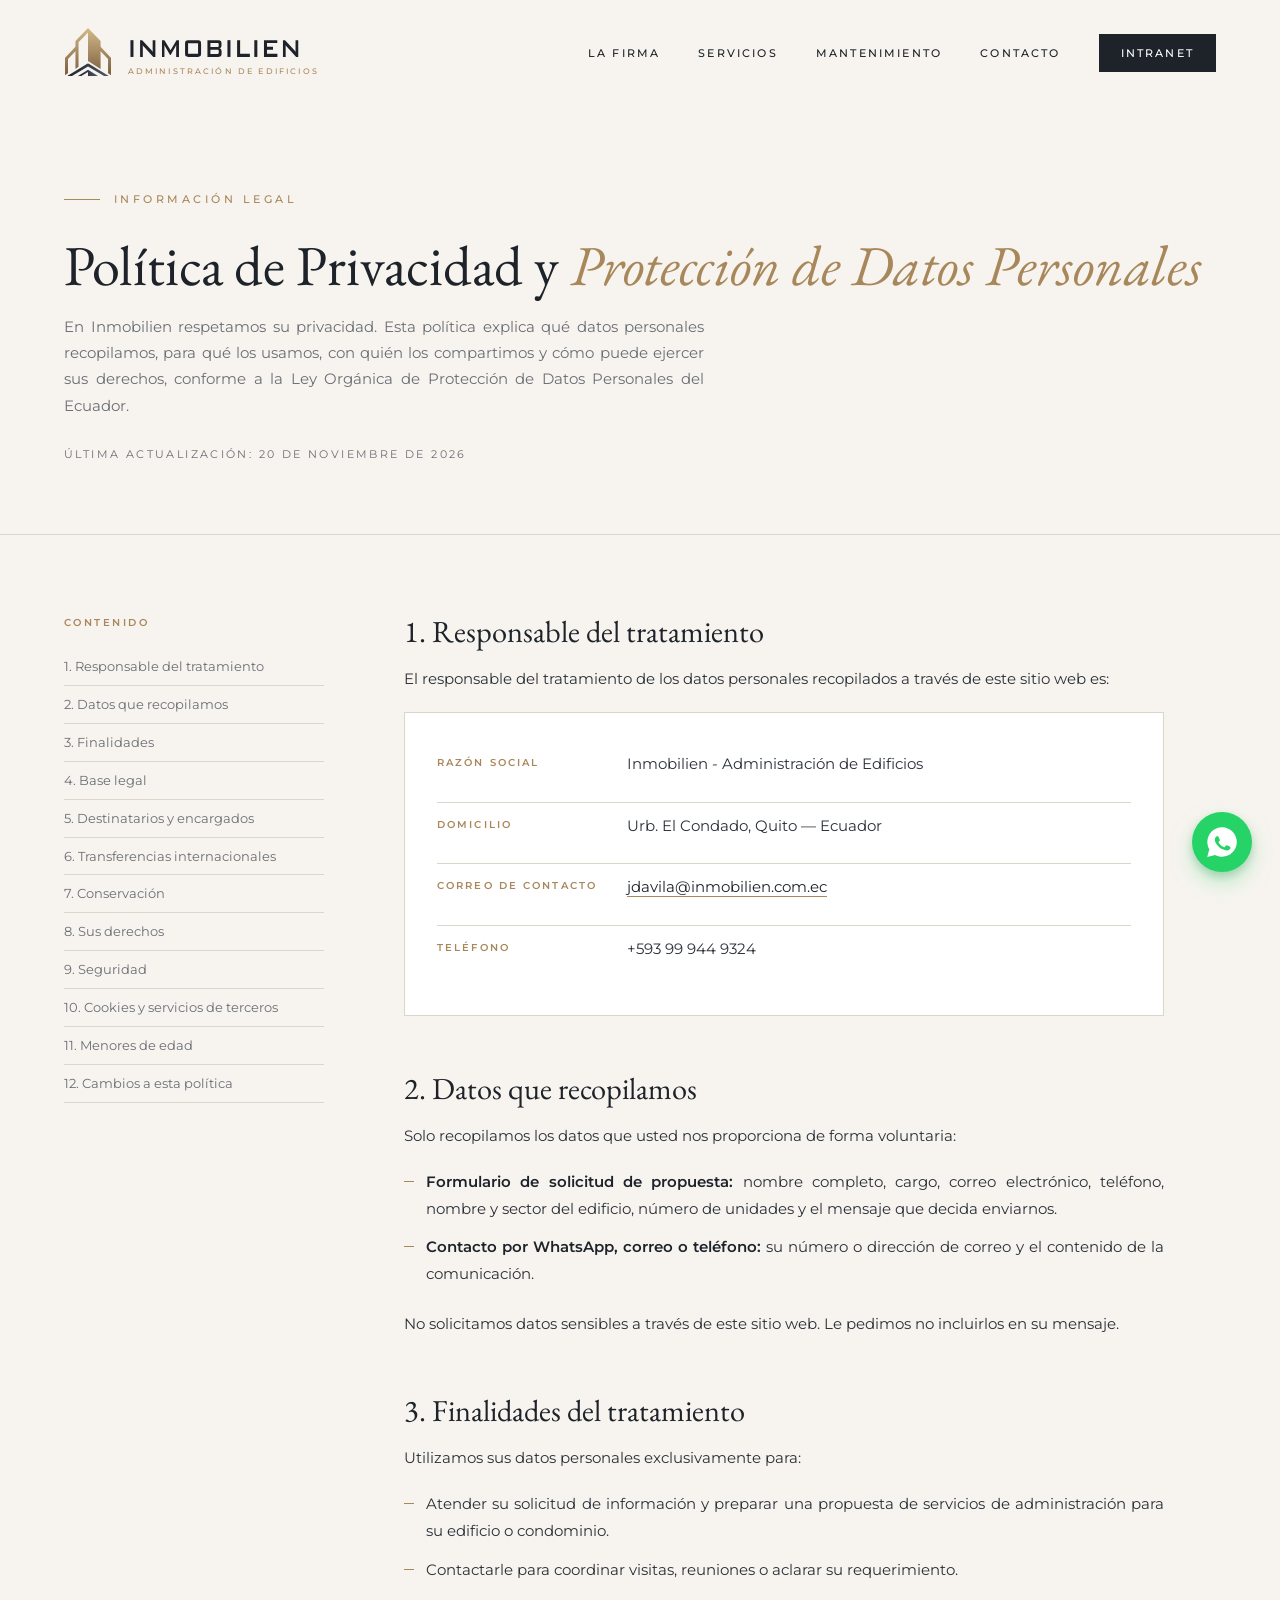
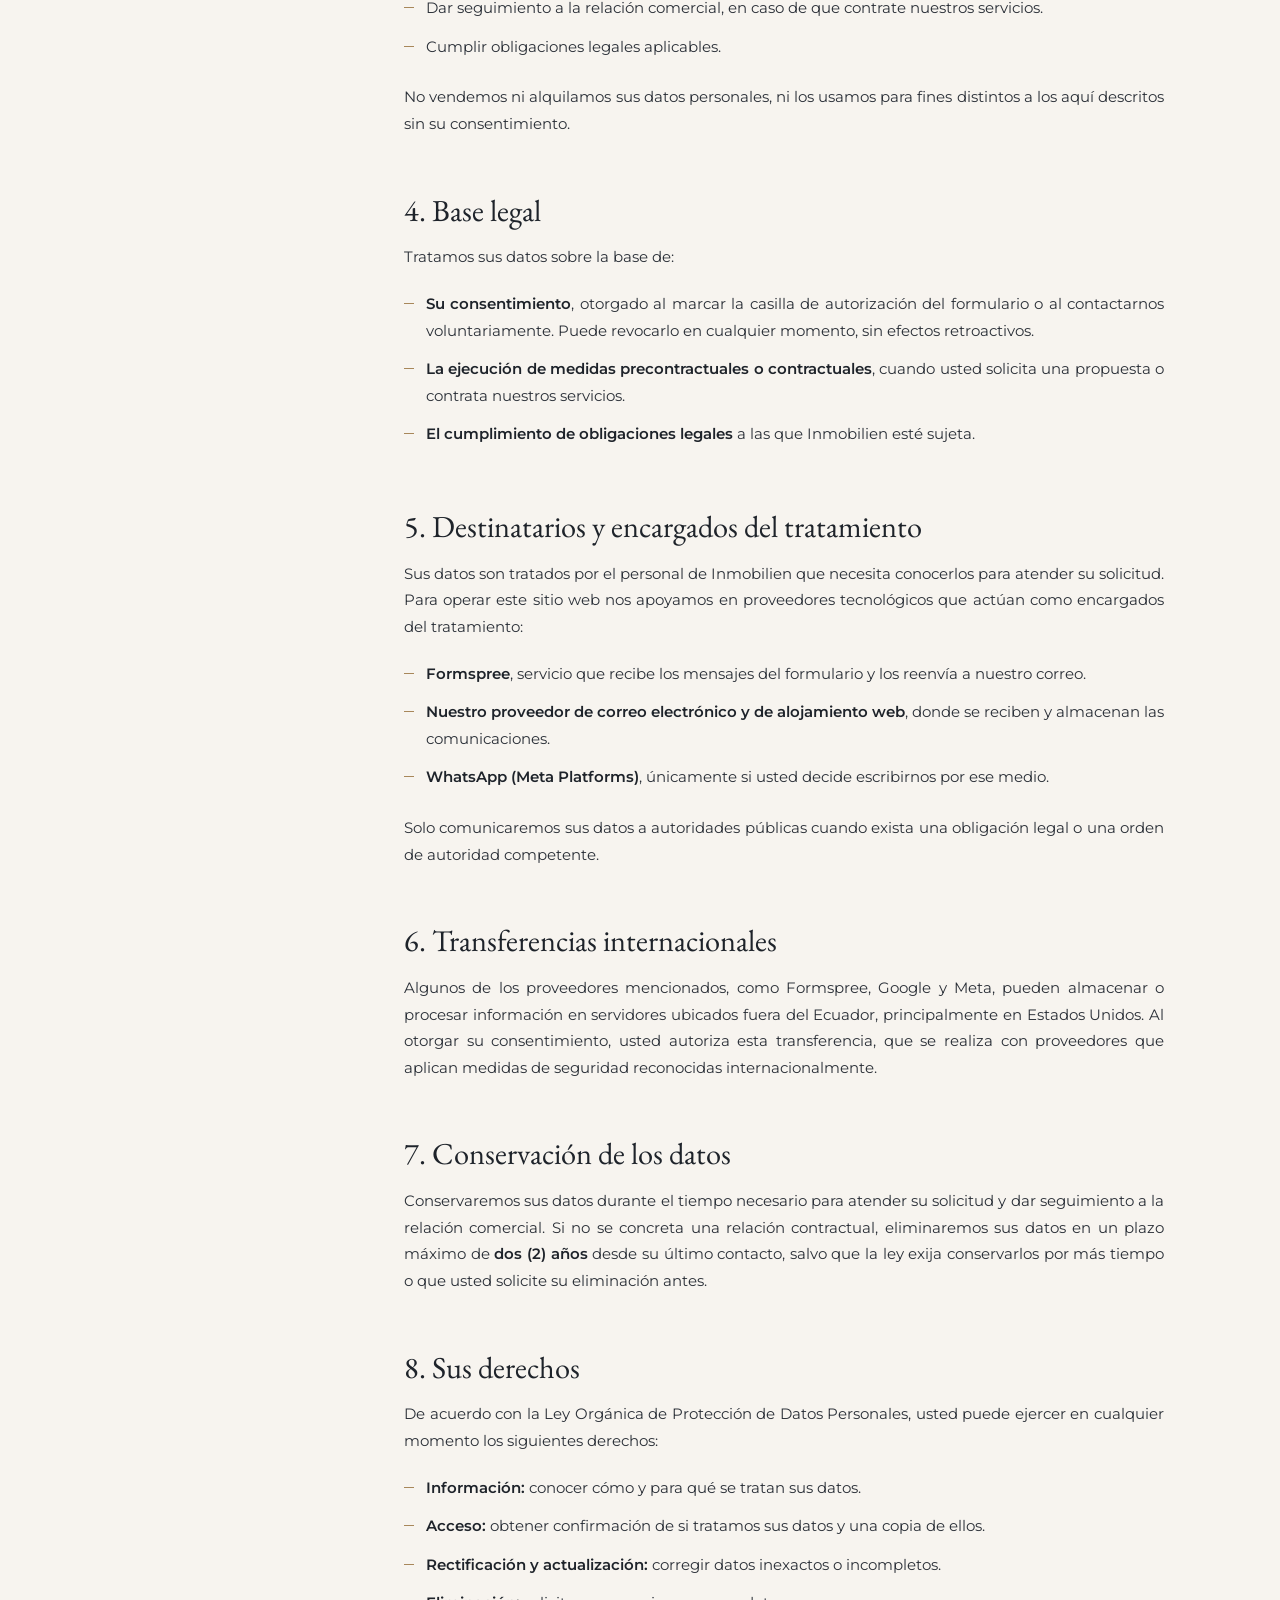
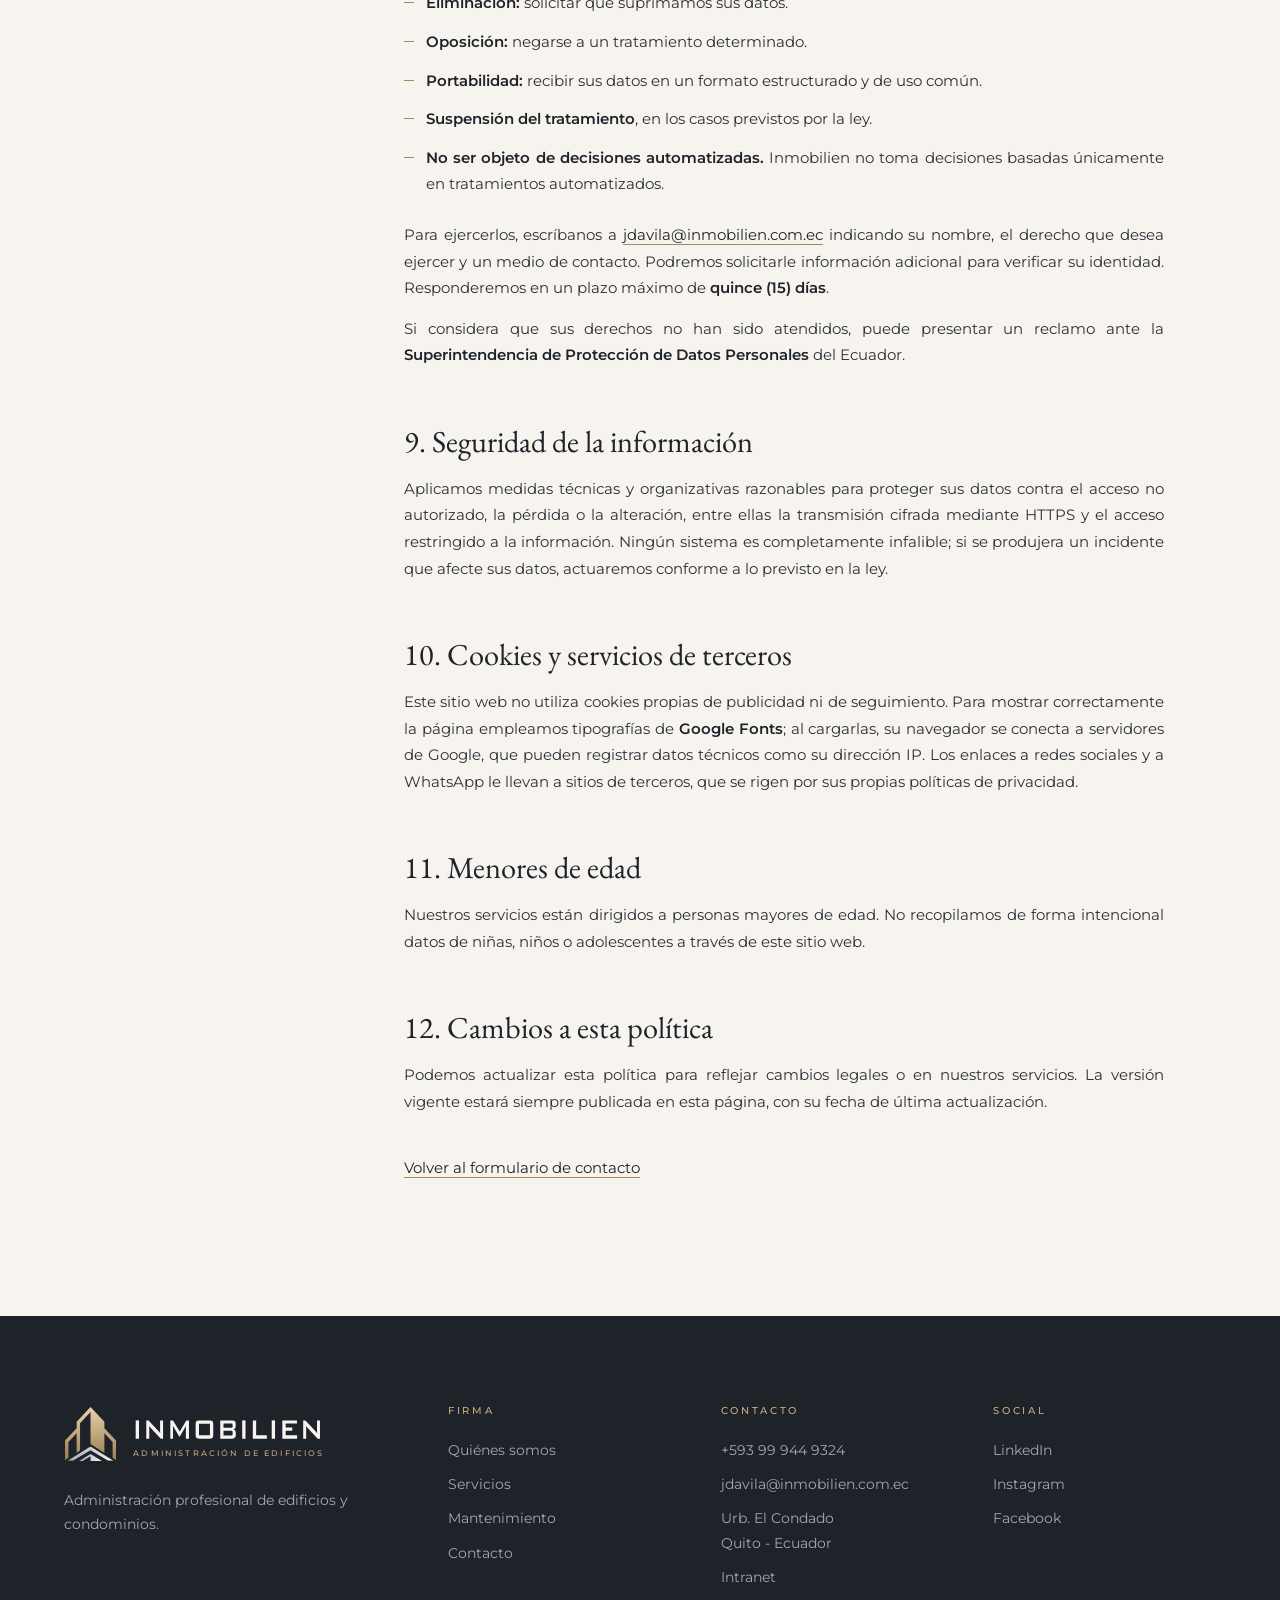
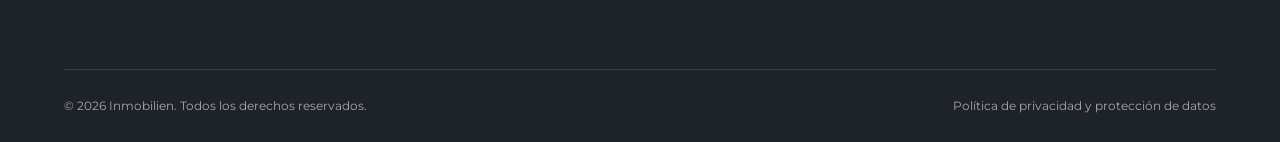
<file: privacidad.html>
<!DOCTYPE html>
<html lang="es-EC">
<head>
<meta charset="UTF-8">
<meta name="viewport" content="width=device-width, initial-scale=1.0">
<title>Política de Privacidad y Protección de Datos Personales | Inmobilien</title>
<meta name="description" content="Conozca cómo Inmobilien trata y protege sus datos personales conforme a la Ley Orgánica de Protección de Datos Personales del Ecuador.">
<meta name="robots" content="index, follow">
<link rel="icon" href="img/logo-icono.svg" type="image/svg+xml">
<link rel="icon" href="img/favicon.ico" sizes="any">
<link rel="apple-touch-icon" href="img/apple-touch-icon.png">
<link rel="canonical" href="https://inmobilien.com.ec/privacidad.html">
<link rel="preconnect" href="https://fonts.googleapis.com">
<link rel="preconnect" href="https://fonts.gstatic.com" crossorigin>
<link href="https://fonts.googleapis.com/css2?family=EB+Garamond:ital,wght@0,400;0,500;1,400;1,500&family=Montserrat:wght@300;400;500;600&display=swap" rel="stylesheet">
<link rel="stylesheet" href="css/estilos.css">
</head>
<body>

<header>
  <div class="wrap nav">
    <a href="./" class="brand" aria-label="Inmobilien - Inicio"><img src="img/logo-icono.svg" alt="" class="brand-icon"><span class="brand-txt"><img src="img/logo-texto.svg" alt="Inmobilien" class="brand-word"><small>ADMINISTRACIÓN DE EDIFICIOS</small></span></a>
    <nav aria-label="Menú principal">
      <ul class="menu">
        <li><a href="./#firma">La firma</a></li>
        <li><a href="./#servicios">Servicios</a></li>
        <li><a href="./#mantenimiento">Mantenimiento</a></li>
        <li><a href="./#contacto">Contacto</a></li>
        <li><a href="https://sites.google.com/view/intranet-inmobilien/home" class="intranet" target="_blank" rel="noopener">Intranet</a></li>
      </ul>
    </nav>
    <button class="burger" aria-label="Abrir menú" aria-controls="drawer" aria-expanded="false"><svg width="28" height="28" viewBox="0 0 24 24" fill="none" stroke="currentColor" stroke-width="1.4"><path d="M3 8h18M3 16h18"/></svg></button>
  </div>
</header>

<div class="drawer-overlay" id="drawer-overlay"></div>
<aside class="drawer" id="drawer" aria-hidden="true" aria-label="Menú">
  <div class="drawer-head">
    <img src="img/logo-icono-claro.svg" alt="Inmobilien" class="drawer-logo">
    <button class="drawer-close" id="drawer-close" aria-label="Cerrar menú"><svg width="20" height="20" viewBox="0 0 24 24" fill="none" stroke="currentColor" stroke-width="1.6"><path d="M5 5l14 14M19 5L5 19"/></svg></button>
  </div>
  <nav class="drawer-nav" aria-label="Menú móvil">
    <a href="./#firma">La firma</a>
    <a href="./#servicios">Servicios</a>
    <a href="./#mantenimiento">Mantenimiento</a>
    <a href="./#contacto">Contacto</a>
    <a href="https://sites.google.com/view/intranet-inmobilien/home" target="_blank" rel="noopener">Intranet</a>
  </nav>
  <a href="./#contacto" class="btn drawer-cta">Solicitar una propuesta</a>
  <div class="drawer-foot">
    <a href="tel:+593999449324">+593 99 944 9324</a>
    <a href="mailto:jdavila@inmobilien.com.ec">jdavila@inmobilien.com.ec</a>
  </div>
</aside>

<main>
  <section class="legal-hero" style="padding-left:0;padding-right:0">
    <div class="wrap">
      <span class="label">Información legal</span>
      <h1>Política de Privacidad y <em>Protección de Datos Personales</em></h1>
      <p>En Inmobilien respetamos su privacidad. Esta política explica qué datos personales recopilamos, para qué los usamos, con quién los compartimos y cómo puede ejercer sus derechos, conforme a la Ley Orgánica de Protección de Datos Personales del Ecuador.</p>
      <p class="updated" style="margin-top:26px">Última actualización: 20 de noviembre de 2026</p>
    </div>
  </section>

  <section class="legal" style="padding-left:0;padding-right:0">
    <div class="wrap legal-grid">
      <nav class="toc" aria-label="Contenido">
        <b>Contenido</b>
        <a href="#responsable">1. Responsable del tratamiento</a>
        <a href="#datos">2. Datos que recopilamos</a>
        <a href="#finalidades">3. Finalidades</a>
        <a href="#base">4. Base legal</a>
        <a href="#destinatarios">5. Destinatarios y encargados</a>
        <a href="#transferencias">6. Transferencias internacionales</a>
        <a href="#conservacion">7. Conservación</a>
        <a href="#derechos">8. Sus derechos</a>
        <a href="#seguridad">9. Seguridad</a>
        <a href="#cookies">10. Cookies y servicios de terceros</a>
        <a href="#menores">11. Menores de edad</a>
        <a href="#cambios">12. Cambios a esta política</a>
      </nav>

      <div class="legal-body">
        <h2 id="responsable">1. Responsable del tratamiento</h2>
        <p>El responsable del tratamiento de los datos personales recopilados a través de este sitio web es:</p>
        <div class="data-card">
          <div><span>Razón social</span><p>Inmobilien - Administración de Edificios</p></div>
          <div><span>Domicilio</span><p>Urb. El Condado, Quito — Ecuador</p></div>
          <div><span>Correo de contacto</span><p><a href="mailto:jdavila@inmobilien.com.ec">jdavila@inmobilien.com.ec</a></p></div>
          <div><span>Teléfono</span><p>+593 99 944 9324</p></div>
        </div>

        <h2 id="datos">2. Datos que recopilamos</h2>
        <p>Solo recopilamos los datos que usted nos proporciona de forma voluntaria:</p>
        <ul>
          <li><strong>Formulario de solicitud de propuesta:</strong> nombre completo, cargo, correo electrónico, teléfono, nombre y sector del edificio, número de unidades y el mensaje que decida enviarnos.</li>
          <li><strong>Contacto por WhatsApp, correo o teléfono:</strong> su número o dirección de correo y el contenido de la comunicación.</li>
        </ul>
        <p>No solicitamos datos sensibles a través de este sitio web. Le pedimos no incluirlos en su mensaje.</p>

        <h2 id="finalidades">3. Finalidades del tratamiento</h2>
        <p>Utilizamos sus datos personales exclusivamente para:</p>
        <ul>
          <li>Atender su solicitud de información y preparar una propuesta de servicios de administración para su edificio o condominio.</li>
          <li>Contactarle para coordinar visitas, reuniones o aclarar su requerimiento.</li>
          <li>Dar seguimiento a la relación comercial, en caso de que contrate nuestros servicios.</li>
          <li>Cumplir obligaciones legales aplicables.</li>
        </ul>
        <p>No vendemos ni alquilamos sus datos personales, ni los usamos para fines distintos a los aquí descritos sin su consentimiento.</p>

        <h2 id="base">4. Base legal</h2>
        <p>Tratamos sus datos sobre la base de:</p>
        <ul>
          <li><strong>Su consentimiento</strong>, otorgado al marcar la casilla de autorización del formulario o al contactarnos voluntariamente. Puede revocarlo en cualquier momento, sin efectos retroactivos.</li>
          <li><strong>La ejecución de medidas precontractuales o contractuales</strong>, cuando usted solicita una propuesta o contrata nuestros servicios.</li>
          <li><strong>El cumplimiento de obligaciones legales</strong> a las que Inmobilien esté sujeta.</li>
        </ul>

        <h2 id="destinatarios">5. Destinatarios y encargados del tratamiento</h2>
        <p>Sus datos son tratados por el personal de Inmobilien que necesita conocerlos para atender su solicitud. Para operar este sitio web nos apoyamos en proveedores tecnológicos que actúan como encargados del tratamiento:</p>
        <ul>
          <li><strong>Formspree</strong>, servicio que recibe los mensajes del formulario y los reenvía a nuestro correo.</li>
          <li><strong>Nuestro proveedor de correo electrónico y de alojamiento web</strong>, donde se reciben y almacenan las comunicaciones.</li>
          <li><strong>WhatsApp (Meta Platforms)</strong>, únicamente si usted decide escribirnos por ese medio.</li>
        </ul>
        <p>Solo comunicaremos sus datos a autoridades públicas cuando exista una obligación legal o una orden de autoridad competente.</p>

        <h2 id="transferencias">6. Transferencias internacionales</h2>
        <p>Algunos de los proveedores mencionados, como Formspree, Google y Meta, pueden almacenar o procesar información en servidores ubicados fuera del Ecuador, principalmente en Estados Unidos. Al otorgar su consentimiento, usted autoriza esta transferencia, que se realiza con proveedores que aplican medidas de seguridad reconocidas internacionalmente.</p>

        <h2 id="conservacion">7. Conservación de los datos</h2>
        <p>Conservaremos sus datos durante el tiempo necesario para atender su solicitud y dar seguimiento a la relación comercial. Si no se concreta una relación contractual, eliminaremos sus datos en un plazo máximo de <strong>dos (2) años</strong> desde su último contacto, salvo que la ley exija conservarlos por más tiempo o que usted solicite su eliminación antes.</p>

        <h2 id="derechos">8. Sus derechos</h2>
        <p>De acuerdo con la Ley Orgánica de Protección de Datos Personales, usted puede ejercer en cualquier momento los siguientes derechos:</p>
        <ul>
          <li><strong>Información:</strong> conocer cómo y para qué se tratan sus datos.</li>
          <li><strong>Acceso:</strong> obtener confirmación de si tratamos sus datos y una copia de ellos.</li>
          <li><strong>Rectificación y actualización:</strong> corregir datos inexactos o incompletos.</li>
          <li><strong>Eliminación:</strong> solicitar que suprimamos sus datos.</li>
          <li><strong>Oposición:</strong> negarse a un tratamiento determinado.</li>
          <li><strong>Portabilidad:</strong> recibir sus datos en un formato estructurado y de uso común.</li>
          <li><strong>Suspensión del tratamiento</strong>, en los casos previstos por la ley.</li>
          <li><strong>No ser objeto de decisiones automatizadas.</strong> Inmobilien no toma decisiones basadas únicamente en tratamientos automatizados.</li>
        </ul>
        <p>Para ejercerlos, escríbanos a <a href="mailto:jdavila@inmobilien.com.ec">jdavila@inmobilien.com.ec</a> indicando su nombre, el derecho que desea ejercer y un medio de contacto. Podremos solicitarle información adicional para verificar su identidad. Responderemos en un plazo máximo de <strong>quince (15) días</strong>.</p>
        <p>Si considera que sus derechos no han sido atendidos, puede presentar un reclamo ante la <strong>Superintendencia de Protección de Datos Personales</strong> del Ecuador.</p>

        <h2 id="seguridad">9. Seguridad de la información</h2>
        <p>Aplicamos medidas técnicas y organizativas razonables para proteger sus datos contra el acceso no autorizado, la pérdida o la alteración, entre ellas la transmisión cifrada mediante HTTPS y el acceso restringido a la información. Ningún sistema es completamente infalible; si se produjera un incidente que afecte sus datos, actuaremos conforme a lo previsto en la ley.</p>

        <h2 id="cookies">10. Cookies y servicios de terceros</h2>
        <p>Este sitio web no utiliza cookies propias de publicidad ni de seguimiento. Para mostrar correctamente la página empleamos tipografías de <strong>Google Fonts</strong>; al cargarlas, su navegador se conecta a servidores de Google, que pueden registrar datos técnicos como su dirección IP. Los enlaces a redes sociales y a WhatsApp le llevan a sitios de terceros, que se rigen por sus propias políticas de privacidad.</p>

        <h2 id="menores">11. Menores de edad</h2>
        <p>Nuestros servicios están dirigidos a personas mayores de edad. No recopilamos de forma intencional datos de niñas, niños o adolescentes a través de este sitio web.</p>

        <h2 id="cambios">12. Cambios a esta política</h2>
        <p>Podemos actualizar esta política para reflejar cambios legales o en nuestros servicios. La versión vigente estará siempre publicada en esta página, con su fecha de última actualización.</p>
        <p style="margin-top:40px"><a href="./#contacto">Volver al formulario de contacto</a></p>
      </div>
    </div>
  </section>
</main>

<footer>
  <div class="wrap f-top">
    <div>
      <a href="./" class="brand"><img src="img/logo-icono-claro.svg" alt="" class="brand-icon"><span class="brand-txt"><img src="img/logo-texto-claro.svg" alt="Inmobilien" class="brand-word"><small>ADMINISTRACIÓN DE EDIFICIOS</small></span></a>
      <p style="max-width:300px">Administración profesional de edificios y condominios.</p>
    </div>
    <div><h4>Firma</h4><a href="./#firma">Quiénes somos</a><a href="./#servicios">Servicios</a><a href="./#mantenimiento">Mantenimiento</a><a href="./#contacto">Contacto</a></div>
    <div><h4>Contacto</h4><a href="tel:+593999449324">+593 99 944 9324</a><a href="mailto:jdavila@inmobilien.com.ec">jdavila@inmobilien.com.ec</a><a href="./#contacto">Urb. El Condado<br>Quito - Ecuador</a><a href="https://sites.google.com/view/intranet-inmobilien/home" target="_blank" rel="noopener noreferrer">Intranet</a></div>
    <div><h4>Social</h4><a href="https://www.linkedin.com/company/inmobilien" target="_blank" rel="noopener noreferrer">LinkedIn</a><a href="https://www.instagram.com/inmobilien.ec" target="_blank" rel="noopener noreferrer">Instagram</a><a href="https://www.facebook.com/inmobilien.ec" target="_blank" rel="noopener noreferrer">Facebook</a></div>
  </div>
  <div class="wrap f-bottom">
    <span>© <span id="y">2026</span> Inmobilien. Todos los derechos reservados.</span>
    <div><a href="privacidad.html">Política de privacidad y protección de datos</a></div>
  </div>
</footer>

<a href="https://wa.me/593999449324?text=Hola,%20estoy%20interesado%20en%20los%20servicios%20de%20Inmobilien" class="wa" target="_blank" rel="noopener noreferrer" aria-label="Contactar por WhatsApp">
  <svg viewBox="0 0 32 32" fill="currentColor" aria-hidden="true"><path d="M16 1.333c-8.1 0-14.667 6.567-14.667 14.667 0 2.613.687 5.127 1.987 7.373l-2.087 7.62 7.793-2.047c2.187 1.18 4.62 1.8 7.113 1.8 8.1 0 14.667-6.567 14.667-14.667S24.1 1.333 16 1.333zm8.393 21.053c-.353.987-2.02 1.907-2.827 2.04-.767.133-1.747.24-4.887-1.067-3.727-1.553-6.18-5.38-6.367-5.633-.187-.253-1.52-2.020-1.52-3.853s.953-2.727 1.293-3.087c.34-.36.733-.453.973-.453.24 0 .48.007.693.013.227.007.533-.087.833.64.313.753 1.067 2.6 1.16 2.787.093.187.153.407.033.647-.12.24-.187.387-.373.613-.187.227-.393.487-.56.68-.187.207-.387.433-.16.82.227.387 1.013 1.667 2.173 2.7 1.5 1.333 2.747 1.747 3.133 1.933.387.187.613.153.84-.113.227-.267.973-1.133 1.233-1.527.26-.393.52-.327.88-.187.36.14 2.273 1.073 2.66 1.267.387.193.647.287.74.447.093.16.093.927-.26 1.913z"/></svg>
</a>

<script src="js/main.js"></script>
</body>
</html>
</file>
<file: css/estilos.css>
:root{
  --ink:#1e232a; --ink-2:#262c34; --ink-line:rgba(255,255,255,.12);
  --ivory:#f7f4ef; --stone:#ede8e0; --line:#dcd5c9;
  --gold:#a8875a; --gold-light:#c9ac7c;
  --text:#2b3038; --muted:#6a6e75;
  --serif:"EB Garamond",Georgia,"Times New Roman",serif;
  --sans:Montserrat,system-ui,-apple-system,"Segoe UI",sans-serif;
}
*{box-sizing:border-box;margin:0;padding:0}
html{scroll-behavior:smooth}
body{font-family:var(--sans);color:var(--text);background:var(--ivory);line-height:1.75;font-size:15px;-webkit-font-smoothing:antialiased}
img{display:block;max-width:100%}
a{color:inherit;text-decoration:none}
.wrap{width:min(1240px,90%);margin-inline:auto}
section{padding:clamp(90px,11vw,150px) 0}

.label{font-size:.68rem;font-weight:500;letter-spacing:.32em;text-transform:uppercase;color:var(--gold);display:flex;align-items:center;gap:14px}
.label::before{content:"";width:36px;height:1px;background:currentColor}
.label.center{justify-content:center}
.label.center::after{content:"";width:36px;height:1px;background:currentColor}
h1,h2,h3,h4{font-family:var(--serif);font-weight:400;line-height:1.08;color:var(--ink)}
h2{font-size:clamp(2.1rem,3.6vw,3.15rem);margin-top:26px}
h1 em,h2 em{font-style:italic;color:var(--gold)}
.on-dark h2,.on-dark h3{color:#fff}
.on-dark h2 em{color:var(--gold-light)}

.btn{display:inline-flex;align-items:center;gap:14px;padding:18px 34px;font-size:.72rem;font-weight:600;letter-spacing:.22em;text-transform:uppercase;transition:.3s;border:1px solid var(--ink);cursor:pointer;font-family:var(--sans);background:var(--ink);color:#fff}
.btn:hover{background:var(--gold);border-color:var(--gold)}
.link-arrow{display:inline-flex;align-items:center;gap:14px;font-size:.72rem;font-weight:600;letter-spacing:.2em;text-transform:uppercase;color:var(--ink);padding-bottom:6px;border-bottom:1px solid var(--ink);transition:.3s}
.link-arrow:hover{color:var(--gold);border-color:var(--gold)}

/* Header */
header{position:absolute;top:0;left:0;right:0;z-index:20}
.nav{display:flex;align-items:center;justify-content:space-between;height:104px}
.brand{display:flex;flex-direction:column;line-height:1}
.brand b{font-family:var(--serif);font-weight:500;font-size:1.65rem;letter-spacing:.34em;color:var(--ink)}
.brand span{font-size:.54rem;letter-spacing:.4em;color:var(--gold);margin-top:8px;font-weight:500}
.menu{display:flex;gap:38px;list-style:none;align-items:center}
.menu a{font-size:.68rem;font-weight:500;letter-spacing:.2em;text-transform:uppercase;color:var(--ink);position:relative;padding:6px 0}
.menu a::after{content:"";position:absolute;left:0;bottom:0;width:0;height:1px;background:var(--gold);transition:.3s}
.menu a:hover::after{width:100%}
.menu .intranet{color:#fff;background:var(--ink);padding:12px 22px}
.menu .intranet::after{display:none}
.menu .intranet:hover{background:var(--gold)}
.burger{display:none;background:none;border:0;cursor:pointer;color:var(--ink)}

/* Hero */
.hero{display:grid;grid-template-columns:1.05fr .95fr;min-height:max(100vh,780px);padding:0}
.hero-text{display:flex;flex-direction:column;justify-content:center;padding:150px 6vw 90px max(5vw,calc((100vw - 1240px)/2))}
.hero h1{font-size:clamp(2.7rem,4.8vw,4.6rem);margin:34px 0}
.hero-text p{max-width:500px;color:var(--muted);font-size:1.02rem}
.hero-cta{display:flex;align-items:center;gap:40px;margin-top:48px;flex-wrap:wrap}
.phone{font-family:var(--serif);font-size:1.35rem;color:var(--ink);line-height:1.3}
.phone small{display:block;font-family:var(--sans);font-size:.6rem;letter-spacing:.24em;text-transform:uppercase;color:var(--muted)}
.hero-media{position:relative;overflow:hidden}
.hero-media img{width:100%;height:100%;object-fit:cover}
.hero-caption{position:absolute;left:0;bottom:0;background:var(--ink);color:#fff;padding:34px 44px;max-width:410px}
.hero-caption p{font-family:var(--serif);font-style:italic;font-size:1.3rem;line-height:1.35;color:#fff}
.hero-caption span{display:block;margin-top:12px;font-size:.6rem;letter-spacing:.3em;text-transform:uppercase;color:var(--gold-light)}

/* Pillars */
.pillars{background:var(--ink);color:#fff}
.pillars .wrap{display:grid;grid-template-columns:repeat(3,1fr)}
.pillar{padding:44px 40px;border-left:1px solid var(--ink-line);display:flex;gap:22px;align-items:baseline}
.pillar:first-child{border-left:0;padding-left:0}
.pillar i{font-family:var(--serif);font-style:italic;color:var(--gold-light);font-size:1.5rem}
.pillar b{display:block;font-weight:500;font-size:.76rem;letter-spacing:.2em;text-transform:uppercase;margin-bottom:6px}
.pillar span{font-size:.86rem;color:rgba(255,255,255,.6)}

/* Firma */
.firma{display:grid;grid-template-columns:.9fr 1.1fr;gap:clamp(50px,8vw,120px);align-items:center}
.firma-img{position:relative;margin-left:22px}
.firma-img img{aspect-ratio:4/5;object-fit:cover;width:100%;filter:grayscale(.35) contrast(1.05)}
.firma-img::before{content:"";position:absolute;inset:-22px 22px 22px -22px;border:1px solid var(--gold);z-index:-1}
.firma h2{margin-bottom:30px}
.firma p{color:var(--muted);margin-bottom:18px;max-width:580px}
.firma p strong{color:var(--ink);font-weight:500}
.sign{margin-top:34px;padding-top:26px;border-top:1px solid var(--line)}
.sign b{display:block;font-family:var(--serif);font-style:italic;font-weight:500;font-size:1.7rem;color:var(--ink);line-height:1.2}
.sign span{font-size:.62rem;letter-spacing:.26em;text-transform:uppercase;color:var(--muted)}
.figures{display:grid;grid-template-columns:repeat(3,1fr);border-top:1px solid var(--line);border-bottom:1px solid var(--line);margin-top:clamp(80px,9vw,120px)}
.fig{padding:46px 30px 42px;text-align:center;border-left:1px solid var(--line)}
.fig:first-child{border-left:0}
.fig b{font-family:var(--serif);font-weight:400;font-size:clamp(2.8rem,4.4vw,4rem);color:var(--ink);line-height:1;display:block}
.fig span{display:block;margin-top:14px;font-size:.64rem;letter-spacing:.22em;text-transform:uppercase;color:var(--muted)}

/* Services */
.services{background:var(--ink);color:#fff}
.sec-head{display:grid;grid-template-columns:1fr 1fr;gap:80px;align-items:end;margin-bottom:80px}
.sec-head p{color:var(--muted);max-width:480px}
.on-dark .sec-head p{color:rgba(255,255,255,.6)}
.area{display:grid;grid-template-columns:80px .8fr 1.6fr;gap:40px;padding:48px 0;border-top:1px solid var(--ink-line)}
.area:last-child{border-bottom:1px solid var(--ink-line)}
.area .n{font-family:var(--serif);font-style:italic;color:var(--gold-light);font-size:1.3rem;line-height:1.6}
.area h3{font-size:clamp(1.55rem,2.1vw,1.95rem);margin-bottom:12px}
.area .desc{color:rgba(255,255,255,.55);font-size:.9rem}
.area ul{list-style:none;columns:2;column-gap:44px}
.area li{break-inside:avoid;padding:9px 0 9px 22px;position:relative;font-size:.88rem;color:rgba(255,255,255,.82);border-bottom:1px solid rgba(255,255,255,.06)}
.area li::before{content:"";position:absolute;left:0;top:19px;width:10px;height:1px;background:var(--gold-light)}

/* Maintenance */
.maint{background:var(--stone)}
.freq{display:grid;grid-template-columns:repeat(5,1fr);border-top:1px solid var(--ink);margin-bottom:90px}
.freq div{padding:28px 26px 0 0;position:relative}
.freq div::before{content:"";position:absolute;top:-5px;left:0;width:9px;height:9px;border-radius:50%;background:var(--gold)}
.freq h4{font-size:1.5rem;margin-bottom:12px}
.freq ul{list-style:none;font-size:.84rem;color:var(--muted)}
.freq li{padding:4px 0}
.sys-title{display:flex;justify-content:space-between;align-items:end;gap:30px;margin-bottom:34px;flex-wrap:wrap}
.sys-title h3{font-size:2rem}
.sys-title p{color:var(--muted);font-size:.9rem;max-width:480px}
.systems{display:grid;grid-template-columns:repeat(4,1fr);gap:1px;background:var(--line);border:1px solid var(--line)}
.sys{background:var(--ivory);padding:34px 30px}
.sys small{font-size:.58rem;letter-spacing:.24em;text-transform:uppercase;color:var(--gold);font-weight:600}
.sys h4{font-size:1.45rem;margin:10px 0 14px}
.sys ul{list-style:none;font-size:.82rem;color:var(--muted)}
.sys li{padding:3px 0 3px 16px;position:relative}
.sys li::before{content:"·";position:absolute;left:2px;color:var(--gold);font-weight:700}
.sys.note{background:var(--ink);color:#fff;display:flex;flex-direction:column;justify-content:space-between}
.sys.note p{font-family:var(--serif);font-style:italic;font-size:1.35rem;line-height:1.35}
.sys.note span{font-size:.62rem;letter-spacing:.24em;text-transform:uppercase;color:var(--gold-light);margin-top:20px}

/* Clients */
.clients-head{text-align:center;max-width:760px;margin:0 auto 70px}
.clients-head p{color:var(--muted);margin-top:22px}
.client-grid{display:grid;grid-template-columns:repeat(4,1fr);border-top:1px solid var(--line);border-left:1px solid var(--line)}
.client-grid div{border-right:1px solid var(--line);border-bottom:1px solid var(--line);padding:34px 20px;text-align:center;transition:.3s}
.client-grid div:hover{background:#fff}
.client-grid small{display:block;font-size:.55rem;letter-spacing:.32em;text-transform:uppercase;color:var(--gold);margin-bottom:6px}
.client-grid b{font-family:var(--serif);font-weight:400;font-size:1.3rem;color:var(--ink);line-height:1.2}

/* Quote */
.quote{position:relative;color:#fff;text-align:center;padding:clamp(120px,14vw,190px) 0;overflow:hidden;background:var(--ink)}
.quote img{position:absolute;inset:0;width:100%;height:100%;object-fit:cover;opacity:.3;filter:grayscale(1)}
.quote .wrap{position:relative;max-width:940px}
.quote .mark{font-family:var(--serif);font-size:6rem;line-height:.5;color:var(--gold-light);display:block;margin-bottom:30px}
.quote blockquote{font-family:var(--serif);font-style:italic;font-size:clamp(1.5rem,2.6vw,2.25rem);line-height:1.3}
.quote cite{display:block;margin-top:40px;font-style:normal;font-size:.66rem;letter-spacing:.3em;text-transform:uppercase;color:rgba(255,255,255,.7)}
.quote cite b{color:var(--gold-light);font-weight:500}

/* Method */
.method-grid{display:grid;grid-template-columns:.8fr 1.2fr;gap:100px}
.method-intro p{color:var(--muted);margin:28px 0 40px;max-width:400px}
.phases{counter-reset:p}
.phase{display:grid;grid-template-columns:80px 1fr auto;gap:30px;padding:32px 0;border-top:1px solid var(--line);align-items:baseline}
.phase:last-child{border-bottom:1px solid var(--line)}
.phase::before{counter-increment:p;content:"0" counter(p);font-family:var(--serif);font-size:2.4rem;color:var(--gold);line-height:1}
.phase h3{font-size:1.6rem;margin-bottom:8px}
.phase p{color:var(--muted);font-size:.9rem;max-width:470px}
.phase small{font-size:.6rem;letter-spacing:.24em;text-transform:uppercase;color:var(--muted);white-space:nowrap}

/* Contact */
.contact{background:var(--stone)}
.contact-grid{display:grid;grid-template-columns:.85fr 1.15fr;gap:clamp(60px,9vw,130px)}
.contact-intro h2{margin-bottom:28px}
.contact-intro p{color:var(--muted);max-width:420px}
.c-data{margin-top:56px;display:grid;gap:28px}
.c-data div{border-top:1px solid var(--line);padding-top:20px}
.c-data small{display:block;font-size:.6rem;letter-spacing:.26em;text-transform:uppercase;color:var(--gold);margin-bottom:6px}
.c-data a,.c-data p{font-family:var(--serif);font-size:1.4rem;color:var(--ink)}
form{background:#fff;padding:clamp(36px,5vw,64px);border:1px solid var(--line)}
form h3{font-size:2rem;margin-bottom:6px}
form > p{color:var(--muted);font-size:.88rem;margin-bottom:40px}
.row{display:grid;grid-template-columns:1fr 1fr;gap:34px}
.fg{margin-bottom:30px}
.fg label{display:block;font-size:.6rem;font-weight:600;letter-spacing:.22em;text-transform:uppercase;color:var(--muted);margin-bottom:6px}
.fg input,.fg select,.fg textarea{width:100%;border:0;border-bottom:1px solid var(--line);background:transparent;padding:10px 0 12px;font:inherit;font-size:.98rem;color:var(--ink);border-radius:0;appearance:none;transition:.3s}
.fg select{background:url("data:image/svg+xml,%3Csvg xmlns='http://www.w3.org/2000/svg' width='12' height='8' fill='none' stroke='%23a8875a' stroke-width='1.5'%3E%3Cpath d='m1 1 5 5 5-5'/%3E%3C/svg%3E") no-repeat right 4px center}
.fg input:focus,.fg select:focus,.fg textarea:focus{outline:none;border-color:var(--gold)}
.consent{display:flex;gap:12px;font-size:.78rem;color:var(--muted);margin:6px 0 36px;line-height:1.6}
.consent input{accent-color:var(--ink);margin-top:4px;flex:none}
.consent a{color:var(--ink);border-bottom:1px solid var(--gold)}
form .btn{width:100%;justify-content:center}

/* Footer */
footer{background:var(--ink);color:rgba(255,255,255,.6);font-size:.86rem}
.f-top{display:grid;grid-template-columns:1.5fr 1fr 1fr 1fr;gap:50px;padding:90px 0 70px}
footer .brand b{color:#fff}
footer .brand{margin-bottom:26px}
footer h4{font-family:var(--sans);font-size:.6rem;letter-spacing:.28em;text-transform:uppercase;color:var(--gold-light);font-weight:500;margin-bottom:22px}
footer a{display:block;margin-bottom:10px;transition:.25s}
footer a:hover{color:#fff}
.f-bottom{border-top:1px solid var(--ink-line);padding:26px 0;display:flex;justify-content:space-between;gap:20px;flex-wrap:wrap;font-size:.74rem}
.f-bottom div{display:flex;gap:28px}
.f-bottom a{margin:0}
.wa{position:fixed;right:28px;bottom:28px;z-index:30;width:60px;height:60px;border-radius:50%;background:#25d366;color:#fff;display:grid;place-items:center;box-shadow:0 10px 25px -6px rgba(37,211,102,.55),0 4px 10px rgba(0,0,0,.15);transition:transform .3s,box-shadow .3s}
.wa svg{width:32px;height:32px}
.wa:hover{transform:scale(1.08);box-shadow:0 14px 30px -6px rgba(37,211,102,.7),0 4px 10px rgba(0,0,0,.15)}

/* Responsive */
@media (max-width:1020px){
  .menu{display:none}
  .burger{display:block}
  .hero{grid-template-columns:1fr;min-height:auto}
  .hero-text{padding:150px 5vw 70px}
  .hero-media{height:62vh;min-height:420px}
  .pillars .wrap{grid-template-columns:1fr}
  .pillar{border-left:0;border-top:1px solid var(--ink-line);padding:30px 0}
  .pillar:first-child{border-top:0}
  .firma,.sec-head,.method-grid,.contact-grid{grid-template-columns:1fr;gap:56px}
  .firma-img{max-width:520px}
  .area{grid-template-columns:50px 1fr;gap:16px 24px}
  .area ul{grid-column:1/-1}
  .freq{grid-template-columns:1fr 1fr 1fr;row-gap:40px}
  .systems{grid-template-columns:1fr 1fr}
  .client-grid{grid-template-columns:repeat(3,1fr)}
  .f-top{grid-template-columns:1fr 1fr}
}
@media (max-width:600px){
  body{font-size:14.5px}
  .nav{height:84px}
  .brand b{font-size:1.35rem}
  .hero-caption{padding:24px 26px;max-width:88%}
  .figures{grid-template-columns:1fr}
  .fig{border-left:0;border-top:1px solid var(--line)}
  .fig:first-child{border-top:0}
  .area ul{columns:1}
  .freq{grid-template-columns:1fr 1fr}
  .systems{grid-template-columns:1fr}
  .client-grid{grid-template-columns:1fr 1fr}
  .client-grid b{font-size:1.2rem}
  .row{grid-template-columns:1fr;gap:0}
  .phase{grid-template-columns:56px 1fr;gap:18px}
  .phase small{grid-column:2}
  .f-top{grid-template-columns:1fr}
}

/* v4 */
.brand{flex-direction:row;align-items:center;gap:16px}
.brand-icon{height:50px;width:auto}
.brand-txt{display:flex;flex-direction:column;align-items:flex-start;gap:8px}
.brand-word{height:21px;width:auto}
.brand small{font-size:.5rem;letter-spacing:.27em;white-space:nowrap;color:var(--gold);font-weight:500}
footer .brand-icon{height:56px}
footer .brand-word{height:23px}
footer .brand small{color:var(--gold-light)}
.areas{display:grid;grid-template-columns:repeat(3,1fr);border-top:1px solid var(--ink-line)}
.areas .area{display:block;padding:46px 44px 50px;border:0;border-right:1px solid var(--ink-line);border-bottom:1px solid var(--ink-line)}
.areas .area:nth-child(3n+1){padding-left:0}
.areas .area:nth-child(3n){border-right:0;padding-right:0}
.areas .area:nth-child(n+4){border-bottom:0}
.areas .area .n{display:block;margin-bottom:26px}
.areas .area h3{font-size:1.7rem;margin-bottom:14px}
.areas .area p{color:rgba(255,255,255,.6);font-size:.88rem;line-height:1.7}
.freq{grid-template-columns:repeat(4,1fr);margin-bottom:0}
.freq p{color:var(--muted);font-size:.9rem;max-width:240px}
@media (max-width:1020px){
  .areas{grid-template-columns:1fr 1fr;column-gap:40px}
  .areas .area,.areas .area:nth-child(n){border-right:0;border-bottom:1px solid var(--ink-line);padding:34px 0}
  .freq{grid-template-columns:1fr 1fr}
}
@media (max-width:600px){
  .areas{grid-template-columns:1fr}
  .brand-icon{height:40px}
  .brand-word{height:17px}
  .brand small{letter-spacing:.2em}
}


/* Páginas legales */
.legal-hero{padding:190px 0 70px;border-bottom:1px solid var(--line)}
.legal-hero h1{font-size:clamp(2.4rem,4.4vw,3.8rem);margin:26px 0 18px}
.legal-hero p{color:var(--muted);max-width:640px}
.legal{padding:80px 0 120px}
.legal-grid{display:grid;grid-template-columns:260px 1fr;gap:80px;align-items:start}
.toc{position:sticky;top:40px;font-size:.82rem}
.toc b{display:block;font-size:.6rem;letter-spacing:.26em;text-transform:uppercase;color:var(--gold);font-weight:600;margin-bottom:16px}
.toc a{display:block;padding:7px 0;color:var(--muted);border-bottom:1px solid var(--line)}
.toc a:hover{color:var(--ink)}
.legal-body{max-width:760px}
.legal-body h2{font-size:1.9rem;margin:56px 0 18px;scroll-margin-top:30px}
.legal-body h2:first-child{margin-top:0}
.legal-body p,.legal-body li{color:var(--text);font-size:.95rem}
.legal-body p{margin-bottom:14px}
.legal-body ul{margin:0 0 18px 0;padding-left:0;list-style:none}
.legal-body li{padding:6px 0 6px 22px;position:relative}
.legal-body li::before{content:"";position:absolute;left:0;top:18px;width:10px;height:1px;background:var(--gold)}
.legal-body strong{font-weight:600;color:var(--ink)}
.legal-body a{color:var(--ink);border-bottom:1px solid var(--gold)}
.data-card{background:#fff;border:1px solid var(--line);padding:28px 32px;margin:20px 0 26px}
.data-card div{display:grid;grid-template-columns:170px 1fr;gap:20px;padding:10px 0;border-bottom:1px solid var(--line);font-size:.92rem}
.data-card div:last-child{border-bottom:0}
.data-card span{font-size:.6rem;letter-spacing:.22em;text-transform:uppercase;color:var(--gold);font-weight:600;padding-top:4px}
.updated{font-size:.68rem;letter-spacing:.22em;text-transform:uppercase;color:var(--muted)}
@media (max-width:1020px){
  .legal-grid{grid-template-columns:1fr;gap:40px}
  .toc{position:static}
  .data-card div{grid-template-columns:1fr;gap:4px}
}

/* Menú fijo al hacer scroll (escritorio) */
@media (min-width:1021px){
  header.fixed{position:fixed;background:rgba(30,35,42,.97);backdrop-filter:blur(10px);-webkit-backdrop-filter:blur(10px);border-bottom:1px solid rgba(201,172,124,.25);box-shadow:0 12px 30px -18px rgba(0,0,0,.6);animation:navIn .35s ease}
  header.fixed .nav{height:74px}
  header.fixed .brand-icon{height:38px}
  header.fixed .brand-word{height:17px}
  header.fixed .brand small{font-size:.44rem;color:var(--gold-light)}
  header.fixed .menu a{color:rgba(255,255,255,.85)}
  header.fixed .menu a:hover{color:#fff}
  header.fixed .menu .intranet{background:var(--gold);color:var(--ink)}
  header.fixed .menu .intranet:hover{background:var(--gold-light);color:var(--ink)}
  @keyframes navIn{from{transform:translateY(-100%)}to{transform:none}}
}
@media (prefers-reduced-motion:reduce){header.fixed{animation:none}}

@media (min-width:1021px){html{scroll-padding-top:74px}}
@media (min-width:1021px){.toc{top:110px}}

/* Menú móvil: panel lateral */
.drawer,.drawer-overlay{display:none}
@media (max-width:1020px){
  .drawer-overlay{display:block;position:fixed;inset:0;z-index:60;background:rgba(15,18,22,.55);backdrop-filter:blur(2px);-webkit-backdrop-filter:blur(2px);opacity:0;visibility:hidden;transition:opacity .35s ease,visibility .35s}
  .drawer-overlay.open{opacity:1;visibility:visible}
  .drawer{display:flex;flex-direction:column;position:fixed;top:0;right:0;bottom:0;z-index:61;width:min(86vw,380px);background:var(--ink);color:#fff;padding:26px 30px 34px;transform:translateX(100%);transition:transform .45s cubic-bezier(.22,.8,.24,1);box-shadow:-30px 0 60px -20px rgba(0,0,0,.5);overflow-y:auto;visibility:hidden}
  .drawer.open{transform:none;visibility:visible}
  .drawer-head{display:flex;justify-content:space-between;align-items:center;margin-bottom:28px}
  .drawer-logo{height:46px;width:auto}
  .drawer-close{width:46px;height:46px;display:grid;place-items:center;background:rgba(255,255,255,.06);border:1px solid rgba(201,172,124,.35);color:var(--gold-light);cursor:pointer;transition:.25s}
  .drawer-close:hover{background:rgba(201,172,124,.15)}
  .drawer-nav{display:flex;flex-direction:column}
  .drawer-nav a{font-family:var(--serif);font-size:1.6rem;line-height:1.2;color:#fff;padding:15px 0;border-bottom:1px solid var(--ink-line);transition:color .25s,padding .25s}
  .drawer-nav a:hover,.drawer-nav a.active{color:var(--gold-light)}
  .drawer-nav a.active{padding-left:6px}
  .drawer-cta{margin-top:30px;justify-content:center;text-align:center;white-space:nowrap;padding:17px 18px;letter-spacing:.16em;background:var(--gold);border-color:var(--gold);color:var(--ink)}
  .drawer-cta:hover{background:var(--gold-light);border-color:var(--gold-light)}
  .drawer-foot{margin-top:auto;padding-top:26px;display:flex;flex-direction:column;gap:6px;font-size:.84rem;color:rgba(255,255,255,.6)}
  .drawer-foot a:hover{color:#fff}
  body.menu-open{overflow:hidden}
  .drawer.open ~ .wa, body.menu-open .wa{opacity:0;pointer-events:none}
}
@media (prefers-reduced-motion:reduce){.drawer,.drawer-overlay{transition:none}}

/* Formulario: estado de envío */
.honeypot{position:absolute;left:-9999px;width:1px;height:1px;opacity:0}
form .btn:disabled{opacity:.7;cursor:wait}
.form-status{display:none}
.form-status.ok,.form-status.error{display:flex;gap:4px;flex-direction:column;margin-top:22px;padding:18px 20px 18px 22px;font-size:.88rem;line-height:1.55;border-left:2px solid;animation:fadeIn .4s ease}
.form-status.ok{background:#f3efe6;border-color:var(--gold);color:var(--ink)}
.form-status.error{background:#fbefee;border-color:#b5483f;color:#5c2420}
.form-status b{font-family:var(--serif);font-size:1.2rem;font-weight:500}
.form-status span{color:inherit;opacity:.8}
@keyframes fadeIn{from{opacity:0;transform:translateY(6px)}to{opacity:1;transform:none}}

/* Línea bajo el texto de La firma */
.firma-rule{margin-top:34px;border-top:1px solid var(--line);max-width:580px}

/* Textos justificados (excepto citas y títulos) */
.hero-text > p,.firma p,.sec-head p,.areas .area p,.freq p,.method-intro p,.phase p,.contact-intro > p,.legal-hero p,.legal-body p,.legal-body li{text-align:justify;-webkit-hyphens:manual;hyphens:manual}
.legal-hero p.updated{text-align:left}

/* Servicios: número y título en la misma línea */
.areas .area{display:grid;grid-template-columns:auto 1fr;column-gap:14px;row-gap:12px;align-items:baseline;align-content:start;padding-top:36px;padding-bottom:40px}
.areas .area .n{margin:0;font-size:1.25rem}
.areas .area h3{margin:0;font-size:1.6rem}
.areas .area p{grid-column:1/-1;margin:0}

/* Sin división de palabras con guion en todo el sitio */
body{-webkit-hyphens:manual;hyphens:manual;overflow-wrap:normal;word-break:normal}
</file>
